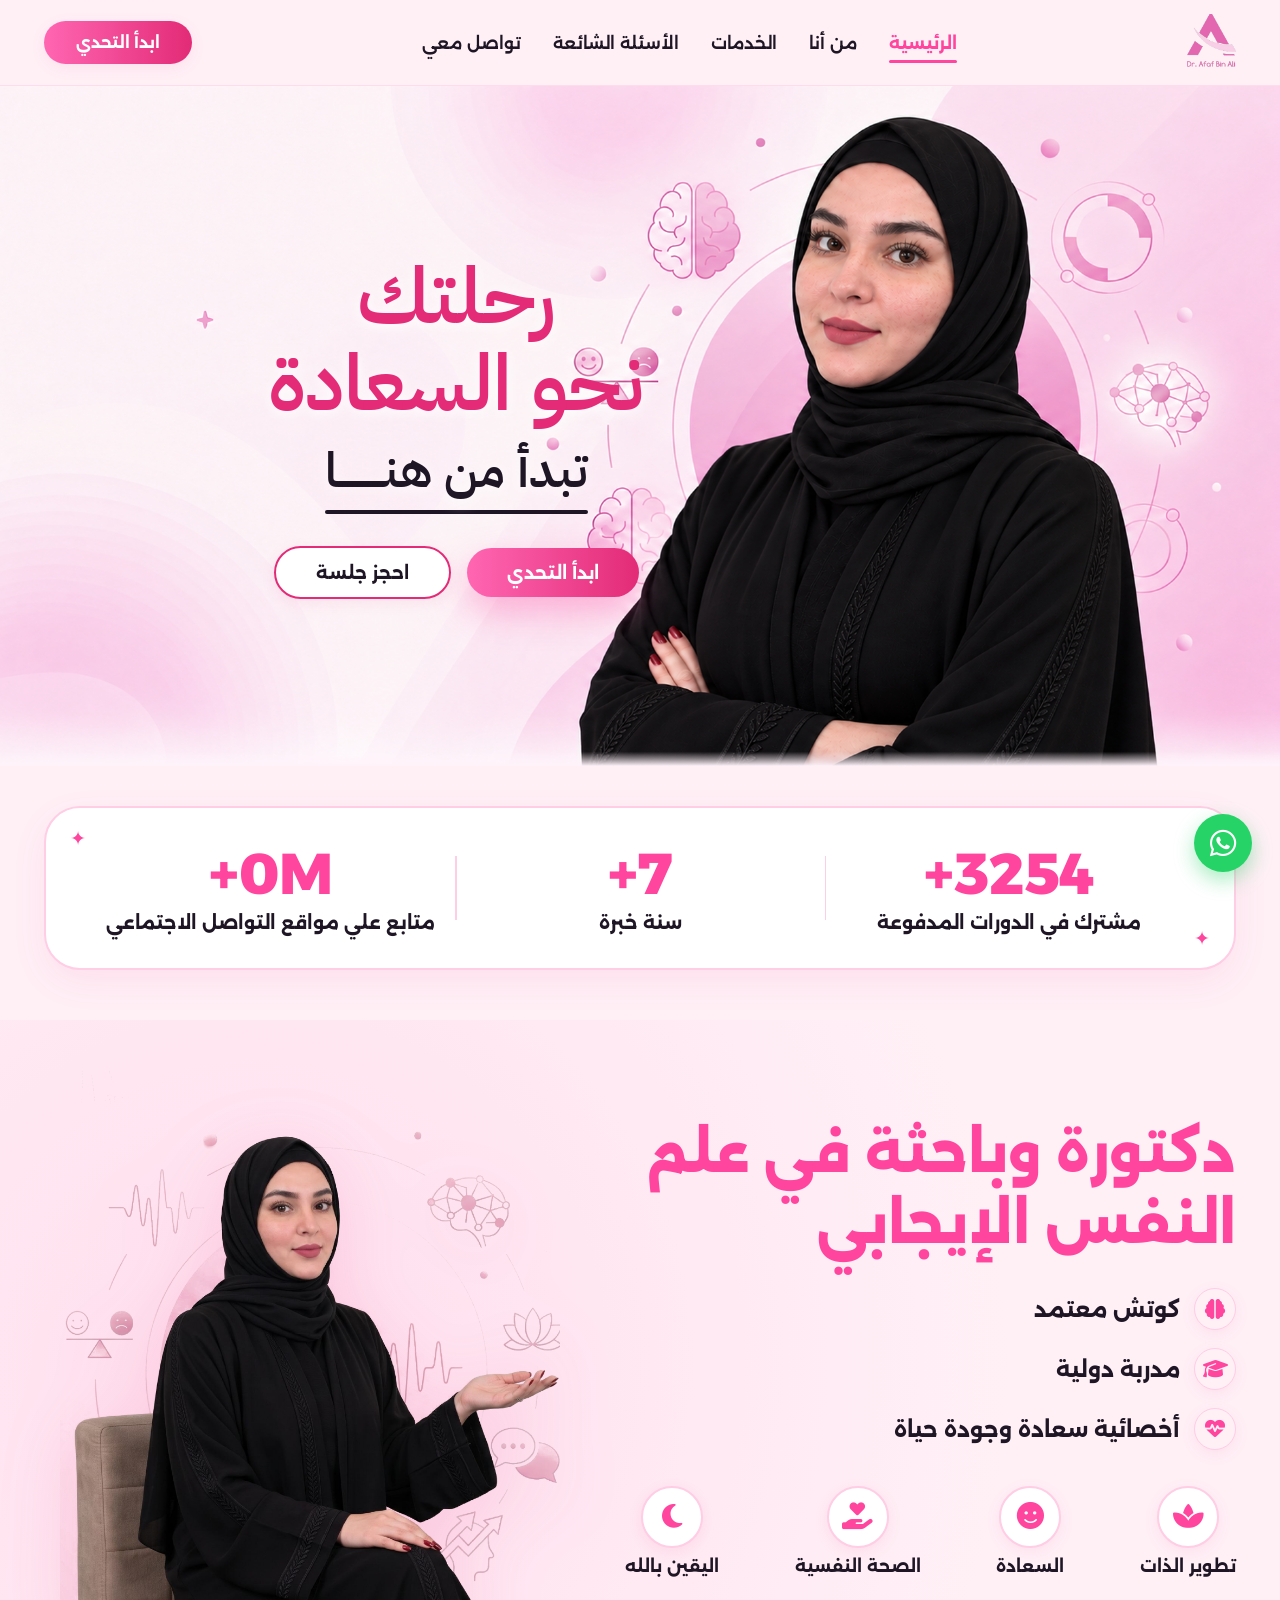
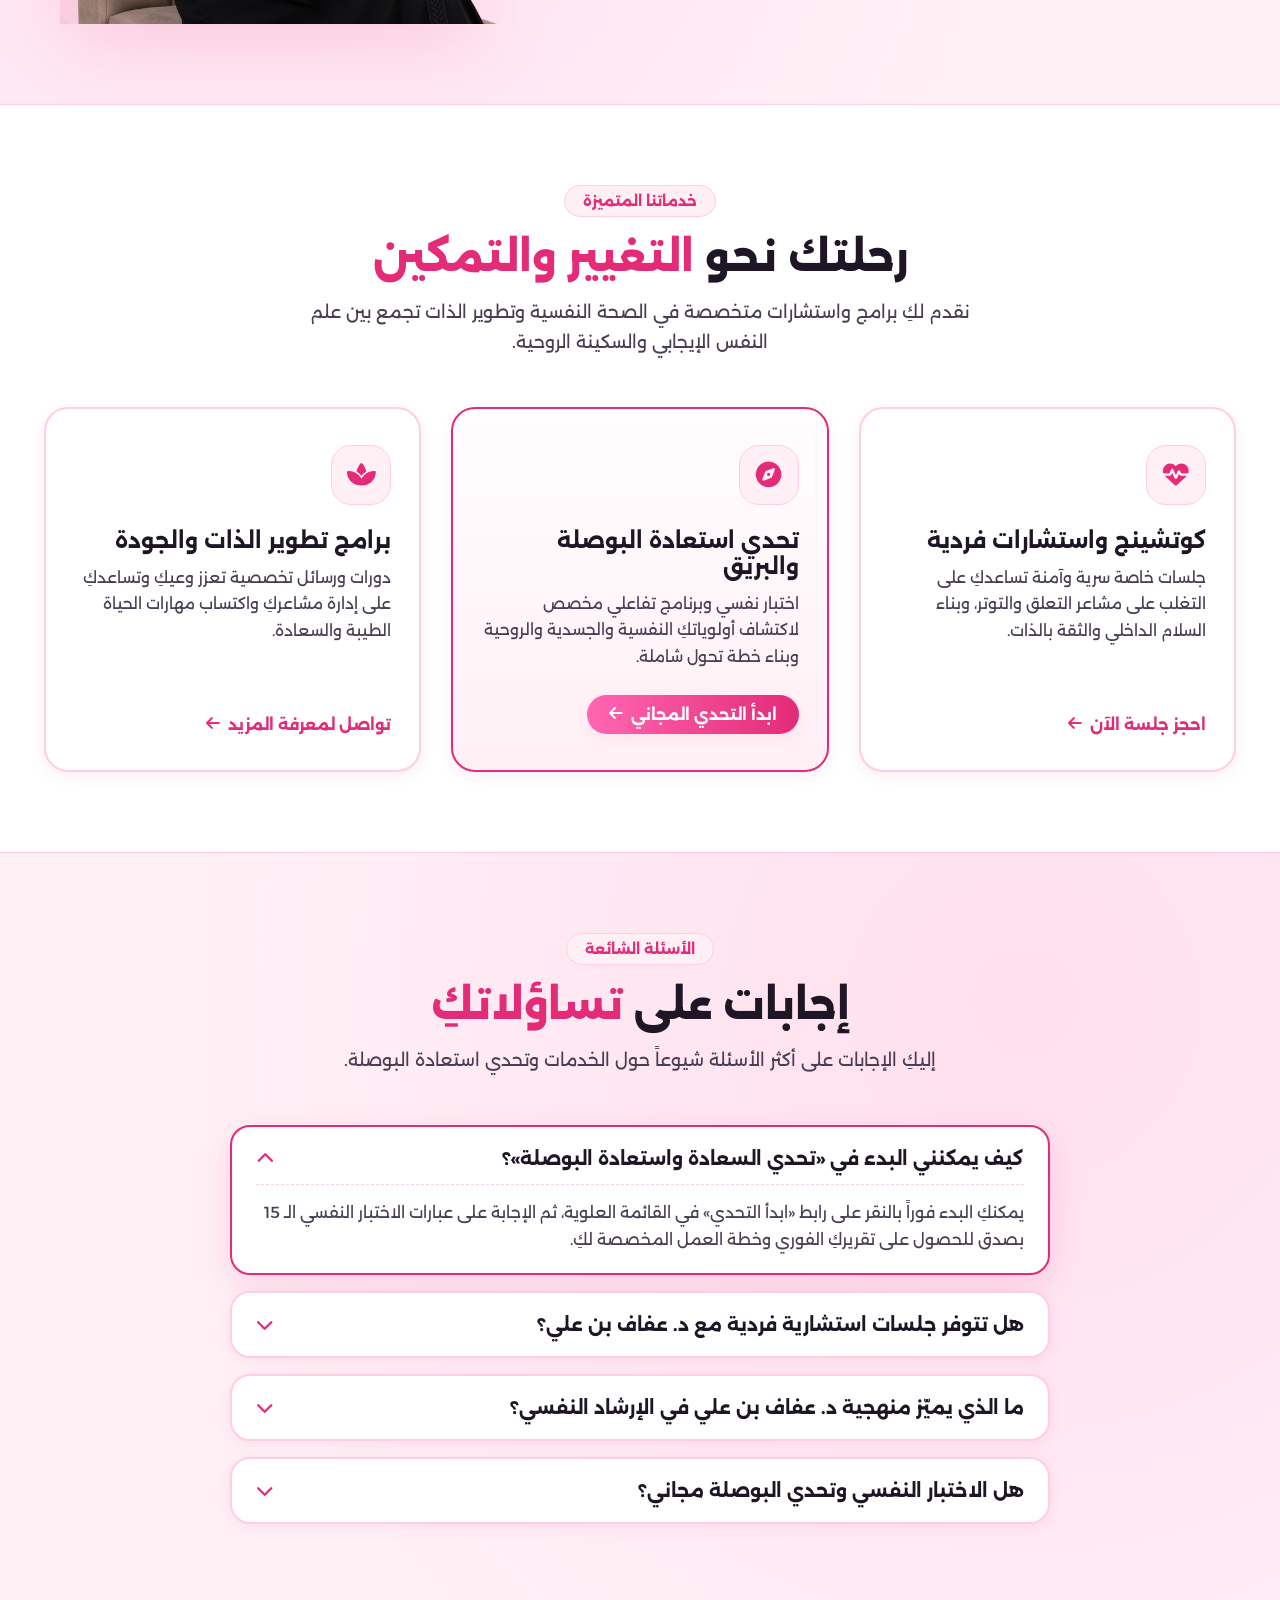
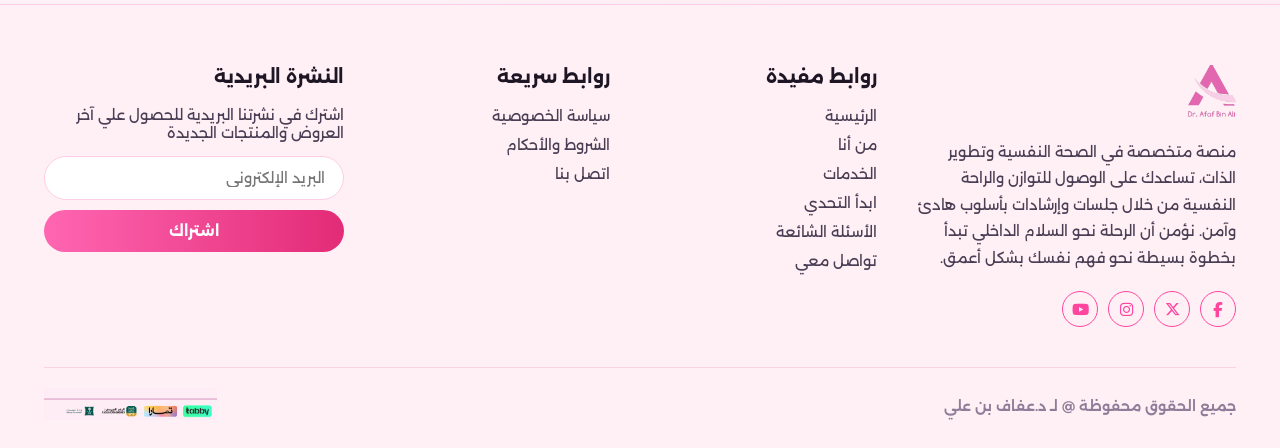
<file: index.html>
<!DOCTYPE html>
<html lang="ar" dir="rtl">
<head>
  <meta charset="UTF-8">
  <meta name="viewport" content="width=device-width, initial-scale=1.0">
  <title>د. عفاف بن علي | دكتورة وباحثة في علم النفس الإيجابي</title>
  
  <!-- SEO Meta Tags -->
  <meta name="description" content="منصة متخصصة في الصحة النفسية وتطوير الذات، تساعدك على الوصول للتوازن والراحة النفسية مع د. عفاف بن علي.">
  <meta name="keywords" content="عفاف بن علي, علم النفس الإيجابي, تطوير الذات, كوتش معتمد, الصحة النفسية, رحلتك نحو السعادة">
  <meta name="author" content="د. عفاف بن علي">
  
  <!-- Google Fonts: IBM Plex Sans Arabic + Alexandria + Cairo -->
  <link rel="preconnect" href="https://fonts.googleapis.com">
  <link rel="preconnect" href="https://fonts.gstatic.com" crossorigin>
  <link href="https://fonts.googleapis.com/css2?family=IBM+Plex+Sans+Arabic:wght@400;500;600;700&family=Alexandria:wght@400;600;700;800&family=Cairo:wght@400;600;700;800&display=swap" rel="stylesheet">
  
  <!-- Favicon -->
  <link rel="icon" type="image/png" href="assets/logo.png">
  
  <!-- FontAwesome Icons -->
  <link rel="stylesheet" href="https://cdnjs.cloudflare.com/ajax/libs/font-awesome/6.5.1/css/all.min.css">
  
  <!-- Core Stylesheet -->
  <link rel="stylesheet" href="index.css?v=4">
</head>
<body>

  <!-- ==================== SITE HEADER / NAVBAR ==================== -->
  <header class="site-header" id="header">
    <div class="container">
      <nav class="navbar">
        
        <!-- Logo -->
        <a href="#home" class="brand-logo" id="brandLogo">
          <img src="assets/logo.png" alt="د. عفاف بن علي - Dr. Afaf Ben Ali">
        </a>

        <!-- Navigation Links matching design -->
        <ul class="nav-menu" id="navMenu">
          <li><a href="#home" class="nav-link active">الرئيسية</a></li>
          <li><a href="about.html" class="nav-link">من أنا</a></li>
          <li><a href="#services" class="nav-link">الخدمات</a></li>
          <li><a href="#faq" class="nav-link">الأسئلة الشائعة</a></li>
          <li><a href="contact.html" class="nav-link">تواصل معي</a></li>
          <li class="mobile-only-link"><a href="challenge.html" class="nav-link">ابدأ التحدي</a></li>
        </ul>

        <!-- Header CTA Button -->
        <div class="nav-cta">
          <a href="challenge.html" class="btn-pink-pill" id="headerCtaBtn">ابدأ التحدي</a>
        </div>

        <!-- Mobile Toggle Button -->
        <button class="mobile-toggle" id="mobileToggle" aria-label="القائمة">
          <i class="fa-solid fa-bars"></i>
        </button>

      </nav>
    </div>
  </header>

  <!-- ==================== HERO SECTION ==================== -->
  <section class="hero-section" id="home">
    <div class="container hero-container">

      <!-- Mobile-only full width visual -->
      <div class="hero-mobile-visual">
        <img src="assets/images/hero_person_mobile_perfect.png" alt="د. عفاف بن علي" class="hero-mobile-img">
      </div>

      <!-- Text & Buttons Positioned on the LEFT (like Figma & PDF design) -->
      <div class="hero-content">
        <h1 class="hero-title">
          <div class="hero-title-line pink-title">رحلتك</div>
          <div class="hero-title-line pink-title">نحو السعادة</div>
          <div class="hero-title-line dark-title">
            تبدأ من هنـــــــــا
            <span class="title-underline"></span>
          </div>
        </h1>

        <div class="hero-buttons">
          <!-- Button 1 (Right in RTL): Solid Pink -->
          <a href="challenge.html" class="btn-hero-fill" id="heroStartBtn">ابدأ التحدي</a>
          <!-- Button 2 (Left in RTL): Outline Pink -->
          <a href="#book" class="btn-hero-outline" id="heroBookBtn">احجز جلسة</a>
        </div>
      </div>

    </div>
  </section>

  <!-- ==================== STATS COUNTER BAR ==================== -->
  <section class="stats-section" id="stats">
    <div class="container">
      <div class="stats-card">
        
        <!-- Stat Item 1 -->
        <div class="stat-item">
          <div class="stat-number" data-target="7000">+7000</div>
          <div class="stat-label">مشترك في الدورات المدفوعة</div>
        </div>

        <!-- Stat Item 2 -->
        <div class="stat-item">
          <div class="stat-number" data-target="16">+16</div>
          <div class="stat-label">سنة خبرة</div>
        </div>

        <!-- Stat Item 3 -->
        <div class="stat-item">
          <div class="stat-number" data-target="1000000">+1M</div>
          <div class="stat-label">متابع علي مواقع التواصل الاجتماعي</div>
        </div>

      </div>
    </div>
  </section>

  <!-- ==================== ABOUT & CREDENTIALS SECTION ==================== -->
  <section class="about-section" id="about">
    <div class="container">
      <div class="about-grid">
        
        <!-- Right Side (RTL): Title, Credentials & 4 Topic Badges -->
        <div class="about-content">
          <h2 class="about-title">
            دكتورة وباحثة
            <span class="pink-text">في علم النفس الإيجابي</span>
          </h2>

          <!-- Credentials List -->
          <ul class="credentials-list">
            <li class="credential-item">
              <span class="credential-icon"><i class="fa-solid fa-brain"></i></span>
              <span>كوتش معتمد</span>
            </li>
            <li class="credential-item">
              <span class="credential-icon"><i class="fa-solid fa-graduation-cap"></i></span>
              <span>مدربة دولية</span>
            </li>
            <li class="credential-item">
              <span class="credential-icon"><i class="fa-solid fa-heart-pulse"></i></span>
              <span>أخصائية سعادة وجودة حياة</span>
            </li>
          </ul>

          <!-- Topic Pill Badges Row (4 Items) -->
          <div class="topics-row">
            <div class="topic-badge-item">
              <div class="topic-circle"><i class="fa-solid fa-spa"></i></div>
              <span class="topic-title">تطوير الذات</span>
            </div>

            <div class="topic-badge-item">
              <div class="topic-circle"><i class="fa-solid fa-face-smile"></i></div>
              <span class="topic-title">السعادة</span>
            </div>

            <div class="topic-badge-item">
              <div class="topic-circle"><i class="fa-solid fa-hand-holding-heart"></i></div>
              <span class="topic-title">الصحة النفسية</span>
            </div>

            <div class="topic-badge-item">
              <div class="topic-circle"><i class="fa-solid fa-moon"></i></div>
              <span class="topic-title">اليقين بالله</span>
            </div>
          </div>

        </div>

        <!-- Left Side (RTL): Sitting Person Photo on Armchair -->
        <div class="about-visual">
          <img src="assets/images/about_person.png" alt="دكتورة وباحثة في علم النفس الإيجابي" class="about-person-img" id="aboutPersonImg">
        </div>

      </div>
    </div>
  </section>

  <!-- ==================== SERVICES SECTION ==================== -->
  <section class="services-section" id="services">
    <div class="container">
      <div class="section-header text-center">
        <span class="section-subtitle-badge">خدماتنا المتميزة</span>
        <h2 class="section-title">رحلتك نحو <span class="pink-text">التغيير والتمكين</span></h2>
        <p class="section-description">
          نقدم لكِ برامج واستشارات متخصصة في الصحة النفسية وتطوير الذات تجمع بين علم النفس الإيجابي والسكينة الروحية.
        </p>
      </div>

      <div class="services-grid">
        <!-- Service Card 1 -->
        <div class="service-card">
          <div class="service-icon-wrap">
            <i class="fa-solid fa-heart-pulse"></i>
          </div>
          <h3 class="service-card-title">كوتشينج واستشارات فردية</h3>
          <p class="service-card-desc">
            جلسات خاصة سرية وآمنة تساعدكِ على التغلب على مشاعر التعلق والتوتر، وبناء السلام الداخلي والثقة بالذات.
          </p>
          <a href="#contact" class="service-link">احجز جلسة الآن <i class="fa-solid fa-arrow-left"></i></a>
        </div>

        <!-- Service Card 2 -->
        <div class="service-card feature-card">
          <div class="service-icon-wrap">
            <i class="fa-solid fa-compass"></i>
          </div>
          <h3 class="service-card-title">تحدي استعادة البوصلة والبريق</h3>
          <p class="service-card-desc">
            اختبار نفسي وبرنامج تفاعلي مخصص لاكتشاف أولوياتكِ النفسية والجسدية والروحية وبناء خطة تحول شاملة.
          </p>
          <a href="challenge.html" class="service-link btn-service-pink">ابدأ التحدي المجاني <i class="fa-solid fa-arrow-left"></i></a>
        </div>

        <!-- Service Card 3 -->
        <div class="service-card">
          <div class="service-icon-wrap">
            <i class="fa-solid fa-spa"></i>
          </div>
          <h3 class="service-card-title">برامج تطوير الذات والجودة</h3>
          <p class="service-card-desc">
            دورات ورسائل تخصصية تعزز وعيكِ وتساعدكِ على إدارة مشاعركِ واكتساب مهارات الحياة الطيبة والسعادة.
          </p>
          <a href="#contact" class="service-link">تواصل لمعرفة المزيد <i class="fa-solid fa-arrow-left"></i></a>
        </div>
      </div>
    </div>
  </section>

  <!-- ==================== FAQ SECTION ==================== -->
  <section class="faq-section" id="faq">
    <div class="container">
      <div class="section-header text-center">
        <span class="section-subtitle-badge">الأسئلة الشائعة</span>
        <h2 class="section-title">إجابات على <span class="pink-text">تساؤلاتكِ</span></h2>
        <p class="section-description">
          إليكِ الإجابات على أكثر الأسئلة شيوعاً حول الخدمات وتحدي استعادة البوصلة.
        </p>
      </div>

      <div class="faq-container">
        <!-- FAQ 1 -->
        <details class="faq-item" open>
          <summary class="faq-question">
            <span>كيف يمكنني البدء في «تحدي السعادة واستعادة البوصلة»؟</span>
            <i class="fa-solid fa-chevron-down faq-icon"></i>
          </summary>
          <div class="faq-answer">
            <p>يمكنكِ البدء فوراً بالنقر على رابط «ابدأ التحدي» في القائمة العلوية، ثم الإجابة على عبارات الاختبار النفسي الـ 15 بصدق للحصول على تقريركِ الفوري وخطة العمل المخصصة لكِ.</p>
          </div>
        </details>

        <!-- FAQ 2 -->
        <details class="faq-item">
          <summary class="faq-question">
            <span>هل تتوفر جلسات استشارية فردية مع د. عفاف بن علي؟</span>
            <i class="fa-solid fa-chevron-down faq-icon"></i>
          </summary>
          <div class="faq-answer">
            <p>نعم، تتوفر جلسات كوتشينج وإرشاد نفسي أونلاين في بيئة آمنة وداعمة لمساعدتكِ على تجاوز التحديات واستعادة التوازن النفسي والروحي.</p>
          </div>
        </details>

        <!-- FAQ 3 -->
        <details class="faq-item">
          <summary class="faq-question">
            <span>ما الذي يميّز منهجية د. عفاف بن علي في الإرشاد النفسي؟</span>
            <i class="fa-solid fa-chevron-down faq-icon"></i>
          </summary>
          <div class="faq-answer">
            <p>ترتكز المنهجية على الدمج الفريد بين علم النفس الإيجابي، والعلوم الإكلينيكية، والتغذية العلاجية، وتدبر القرآن الكريم لبناء سند حقيقي وسكينة داخلية دائمين.</p>
          </div>
        </details>

        <!-- FAQ 4 -->
        <details class="faq-item">
          <summary class="faq-question">
            <span>هل الاختبار النفسي وتحدي البوصلة مجاني؟</span>
            <i class="fa-solid fa-chevron-down faq-icon"></i>
          </summary>
          <div class="faq-answer">
            <p>نعم، الاختبار النفسي وتحدي استعادة البوصلة مجاني بالكامل كمبادرة لمساعدتكِ على فهم احتياجاتكِ النفسية وتوجيه خطواتكِ الأولى نحو السعادة.</p>
          </div>
        </details>
      </div>
    </div>
  </section>

  <!-- ==================== FOOTER SECTION ==================== -->
  <footer class="site-footer" id="contact">
    <div class="container">
      <div class="footer-grid">
        
        <!-- Col 1: Brand & Bio -->
        <div class="footer-brand">
          <img src="assets/logo.png" alt="د. عفاف بن علي" class="footer-logo">
          <p class="footer-desc">
            منصة متخصصة في الصحة النفسية وتطوير الذات، تساعدك على الوصول للتوازن والراحة النفسية من خلال جلسات وإرشادات بأسلوب هادئ وآمن. نؤمن أن الرحلة نحو السلام الداخلي تبدأ بخطوة بسيطة نحو فهم نفسك بشكل أعمق.
          </p>

          <!-- Social Links -->
          <div class="social-links">
            <a href="#" class="social-link" aria-label="Facebook"><i class="fa-brands fa-facebook-f"></i></a>
            <a href="#" class="social-link" aria-label="Twitter"><i class="fa-brands fa-x-twitter"></i></a>
            <a href="#" class="social-link" aria-label="Instagram"><i class="fa-brands fa-instagram"></i></a>
            <a href="#" class="social-link" aria-label="YouTube"><i class="fa-brands fa-youtube"></i></a>
          </div>
        </div>

        <!-- Col 2: Useful Links -->
        <div class="footer-column">
          <h3 class="footer-heading">روابط مفيدة</h3>
          <ul class="footer-menu">
            <li><a href="#home">الرئيسية</a></li>
            <li><a href="about.html">من أنا</a></li>
            <li><a href="#services">الخدمات</a></li>
            <li><a href="challenge.html">ابدأ التحدي</a></li>
            <li><a href="#faq">الأسئلة الشائعة</a></li>
            <li><a href="#contact">تواصل معي</a></li>
          </ul>
        </div>

        <!-- Col 3: Quick Links -->
        <div class="footer-column">
          <h3 class="footer-heading">روابط سريعة</h3>
          <ul class="footer-menu">
            <li><a href="#privacy">سياسة الخصوصية</a></li>
            <li><a href="#terms">الشروط والأحكام</a></li>
            <li><a href="#contact">اتصل بنا</a></li>
          </ul>
        </div>

        <!-- Col 4: Newsletter Box -->
        <div class="footer-column">
          <h3 class="footer-heading">النشرة البريدية</h3>
          <p class="newsletter-text">
            اشترك في نشرتنا البريدية للحصول علي آخر العروض والمنتجات الجديدة
          </p>
          
          <form class="newsletter-form" id="newsletterForm">
            <input type="email" placeholder="البريد الإلكتروني" class="input-pill" required id="newsletterInput">
            <button type="submit" class="btn-sub" id="newsletterSubmitBtn">اشتراك</button>
          </form>
        </div>

      </div>

      <!-- Bottom Bar & Payment Badges -->
      <div class="footer-bottom">
        <div class="copyright">
          جميع الحقوق محفوظة @ لـ د.عفاف بن علي
        </div>

        <div class="payment-badges">
          <img src="assets/images/payment_badges.png" alt="وسائل الدفع: تابي، تمارا، مدى، السجل التجاري" class="payment-img">
        </div>
      </div>

    </div>
  </footer>

  <!-- ==================== FLOATING WHATSAPP BUTTON ==================== -->
  <a href="https://wa.me/" target="_blank" rel="noopener noreferrer" class="whatsapp-float" aria-label="تواصل عبر واتساب" id="whatsappBtn">
    <i class="fa-brands fa-whatsapp"></i>
  </a>

  <!-- Core Javascript -->
  <script src="app.js"></script>

</body>
</html>
</file>
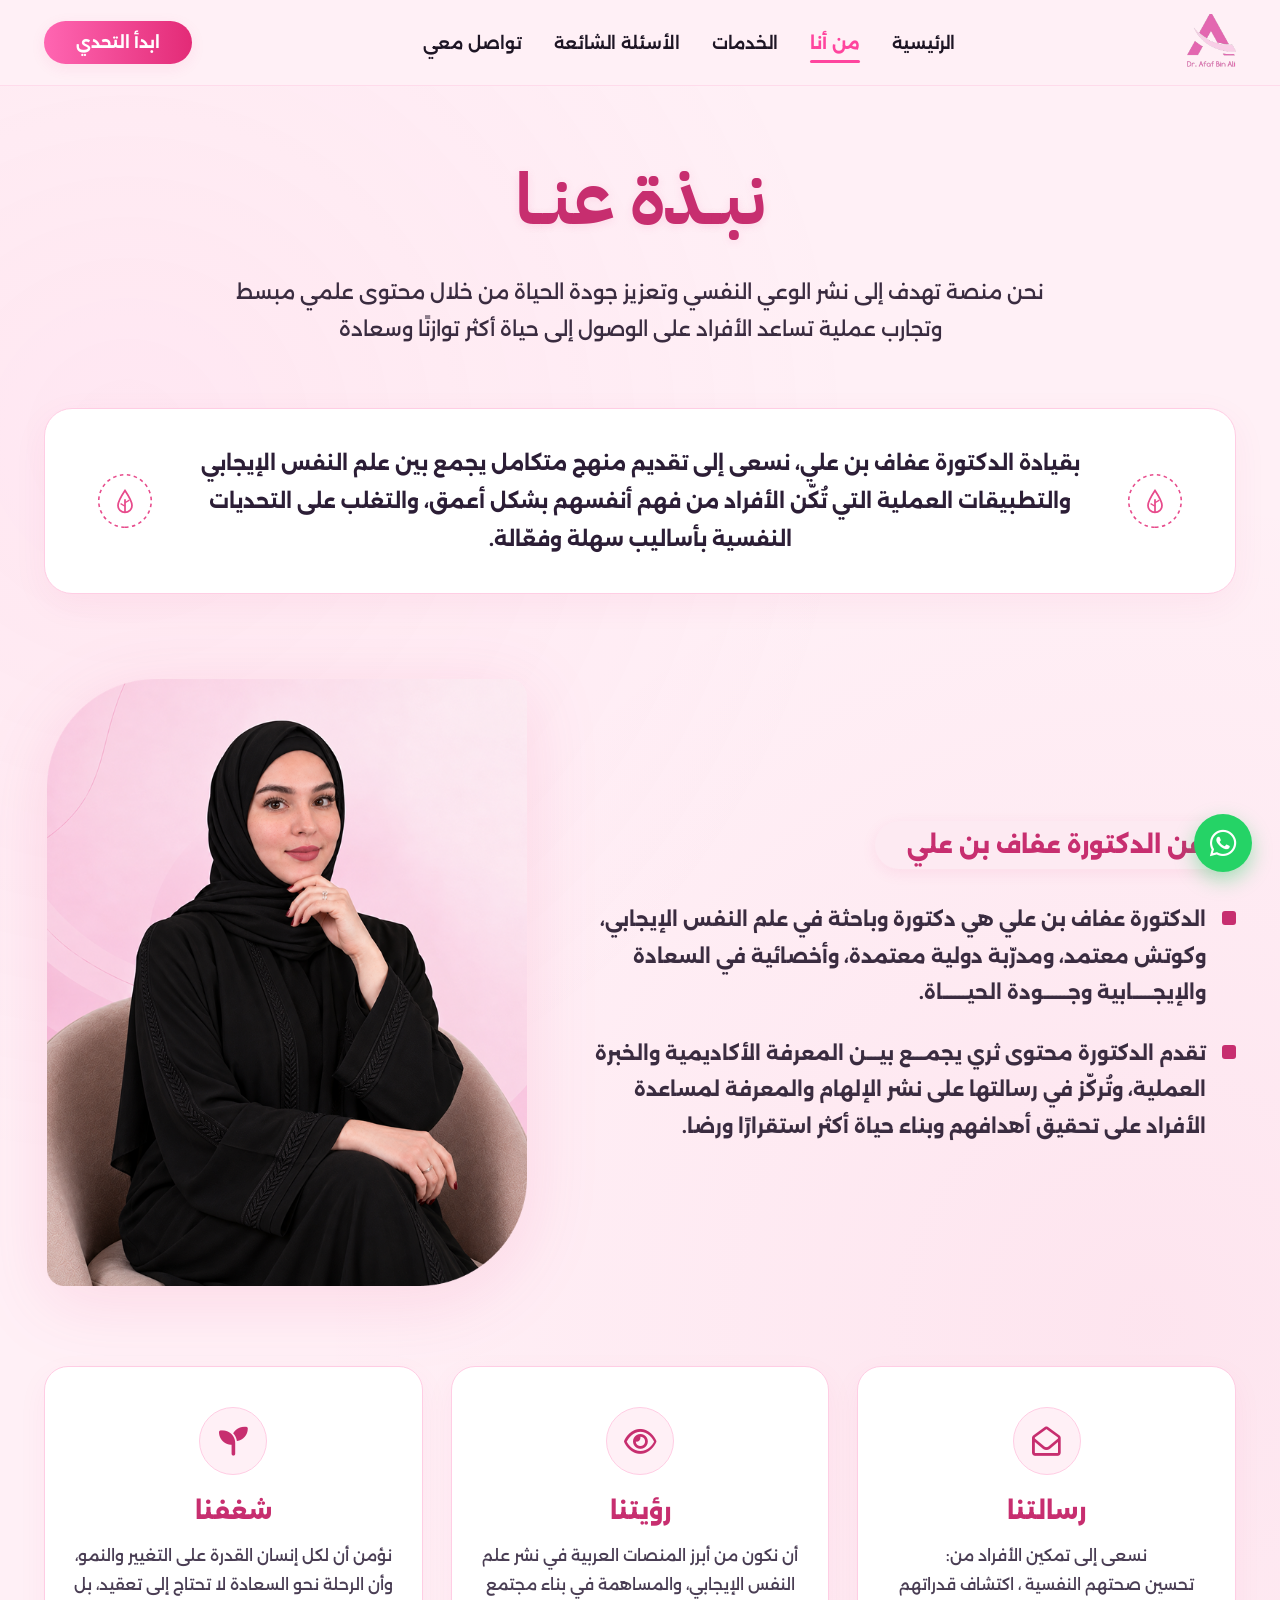
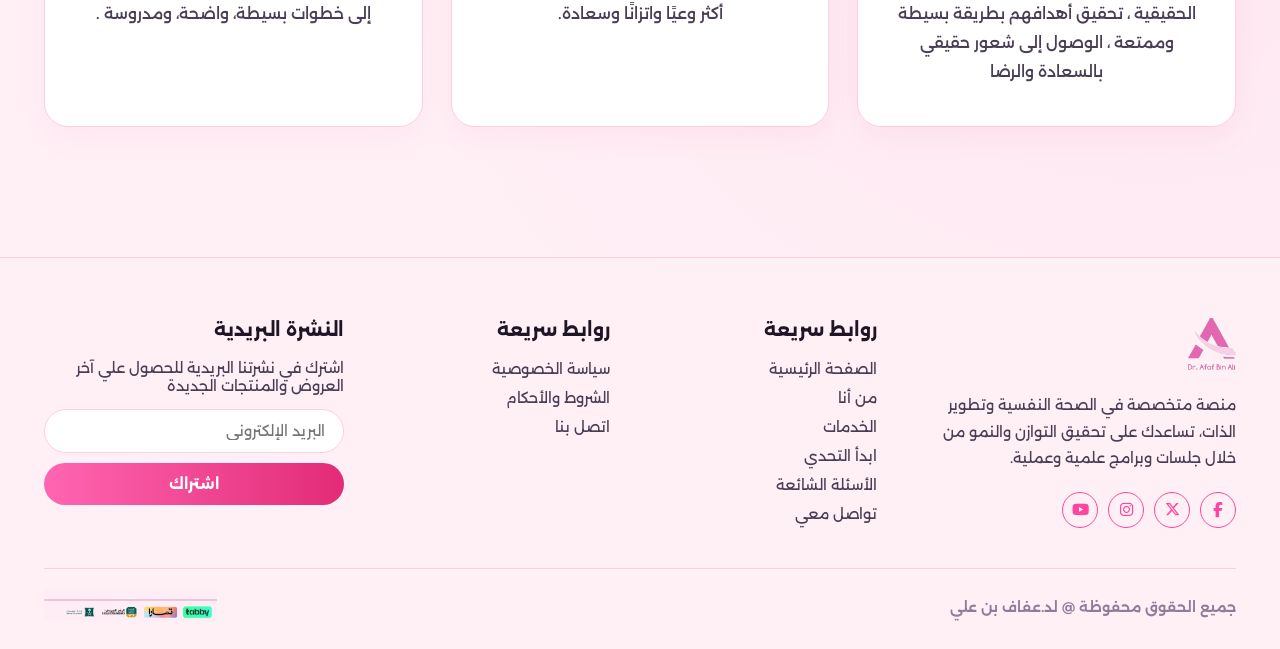
<file: about.html>
<!doctype html>
<html lang="ar" dir="rtl">
  <head>
    <meta charset="UTF-8" />
    <meta name="viewport" content="width=device-width, initial-scale=1.0" />
    <title>نبذة عنا | د. عفاف بن علي</title>

    <!-- SEO Meta Tags -->
    <meta
      name="description"
      content="نحن منصة تهدف إلى نشر الوعي النفسي وتعزيز جودة الحياة من خلال محتوى علمي مبسط وتجارب عملية تساعد الأفراد على الوصول إلى حياة أكثر توازنًا وسعادة."
    />
    <meta
      name="keywords"
      content="عفاف بن علي, عن عفاف بن علي, نبذة عنا, من أنا, علم النفس الإيجابي, جودة الحياة"
    />
    <meta name="author" content="د. عفاف بن علي" />

    <!-- Google Fonts: IBM Plex Sans Arabic + Alexandria + Cairo -->
    <link rel="preconnect" href="https://fonts.googleapis.com" />
    <link rel="preconnect" href="https://fonts.gstatic.com" crossorigin />
    <link
      href="https://fonts.googleapis.com/css2?family=IBM+Plex+Sans+Arabic:wght@400;500;600;700&family=Alexandria:wght@400;600;700;800&family=Cairo:wght@400;600;700;800&display=swap"
      rel="stylesheet"
    />

    <!-- Favicon -->
    <link rel="icon" type="image/png" href="assets/logo.png" />

    <!-- FontAwesome Icons -->
    <link
      rel="stylesheet"
      href="https://cdnjs.cloudflare.com/ajax/libs/font-awesome/6.5.1/css/all.min.css"
    />

    <!-- Core Stylesheet -->
    <link rel="stylesheet" href="index.css?v=5" />
  </head>
  <body>
    <!-- ==================== SITE HEADER / NAVBAR ==================== -->
    <header class="site-header" id="header">
      <div class="container">
        <nav class="navbar">
          <!-- Logo -->
          <a href="index.html" class="brand-logo" id="brandLogo">
            <img
              src="assets/logo.png"
              alt="د. عفاف بن علي - Dr. Afaf Ben Ali"
            />
          </a>

          <!-- Desktop Navigation Menu -->
          <ul class="nav-menu" id="navMenu">
            <li><a href="index.html#home" class="nav-link">الرئيسية</a></li>
            <li><a href="about.html" class="nav-link active">من أنا</a></li>
            <li><a href="index.html#services" class="nav-link">الخدمات</a></li>
            <li><a href="index.html#faq" class="nav-link">الأسئلة الشائعة</a></li>
            <li><a href="contact.html" class="nav-link">تواصل معي</a></li>
            <li class="mobile-only-link"><a href="challenge.html" class="btn-pink-pill nav-link">ابدأ التحدي</a></li>
          </ul>

          <!-- Header CTA Button -->
          <div class="nav-cta">
            <a href="challenge.html" class="btn-pink-pill" id="headerCtaBtn"
              >ابدأ التحدي</a
            >
          </div>

          <!-- Mobile Toggle Button -->
          <button class="mobile-toggle" id="mobileToggle" aria-label="القائمة">
            <i class="fa-solid fa-bars"></i>
          </button>
        </nav>
      </div>
    </header>

    <!-- ==================== MAIN CONTENT: ABOUT US PAGE ==================== -->
    <main class="about-page-main">
      <div class="container">
        <!-- 1. HERO SECTION -->
        <section class="about-hero-section">
          <h1 class="about-hero-title">نبــذة عنــا</h1>
          <p class="about-hero-subtitle">
            نحن منصة تهدف إلى نشر الوعي النفسي وتعزيز جودة الحياة من خلال محتوى
            علمي مبسط وتجارب عملية تساعد الأفراد على الوصول إلى حياة أكثر
            توازنًا وسعادة
          </p>
        </section>

        <!-- 2. INTEGRATIVE QUOTE BANNER BOX -->
        <section class="about-quote-section">
          <div class="about-quote-box">
            <!-- Right Line-Art Icon -->
            <div class="quote-decor-icon">
              <svg
                viewBox="0 0 80 80"
                fill="none"
                xmlns="http://www.w3.org/2000/svg"
              >
                <path
                  d="M40 70C56.5685 70 70 56.5685 70 40C70 23.4315 56.5685 10 40 10C23.4315 10 10 23.4315 10 40C10 56.5685 23.4315 70 40 70Z"
                  stroke="#E32B77"
                  stroke-width="1.8"
                  stroke-dasharray="4 4"
                />
                <path
                  d="M32 45C32 40 36 34 40 28C44 34 48 40 48 45C48 49.4183 44.4183 53 40 53C35.5817 53 32 49.4183 32 45Z"
                  stroke="#E32B77"
                  stroke-width="2"
                />
                <path d="M40 53V38" stroke="#E32B77" stroke-width="2" />
                <path d="M40 42L45 39" stroke="#E32B77" stroke-width="1.5" />
                <path d="M40 46L35 43" stroke="#E32B77" stroke-width="1.5" />
              </svg>
            </div>

            <!-- Main Banner Text -->
            <p class="quote-text-content">
              بقيادة الدكتورة عفاف بن علي، نسعى إلى تقديم منهج متكامل يجمع بين
              علم النفس الإيجابي والتطبيقات العملية التي تُكّن الأفراد من فهم
              أنفسهم بشكل أعمق، والتغلب على التحديات النفسية بأساليب سهلة
              وفعّالة.
            </p>

            <!-- Left Line-Art Icon -->
            <div class="quote-decor-icon">
              <svg
                viewBox="0 0 80 80"
                fill="none"
                xmlns="http://www.w3.org/2000/svg"
              >
                <path
                  d="M40 70C56.5685 70 70 56.5685 70 40C70 23.4315 56.5685 10 40 10C23.4315 10 10 23.4315 10 40C10 56.5685 23.4315 70 40 70Z"
                  stroke="#E32B77"
                  stroke-width="1.8"
                  stroke-dasharray="4 4"
                />
                <path
                  d="M32 45C32 40 36 34 40 28C44 34 48 40 48 45C48 49.4183 44.4183 53 40 53C35.5817 53 32 49.4183 32 45Z"
                  stroke="#E32B77"
                  stroke-width="2"
                />
                <path d="M40 53V38" stroke="#E32B77" stroke-width="2" />
                <path d="M40 42L45 39" stroke="#E32B77" stroke-width="1.5" />
                <path d="M40 46L35 43" stroke="#E32B77" stroke-width="1.5" />
              </svg>
            </div>
          </div>
        </section>

        <!-- 3. ABOUT DR. AFAF BEN ALI SECTION -->
        <section class="about-bio-section">
          <div class="about-bio-grid">
            <!-- Right Side (RTL): Content & Bullets -->
            <div class="about-bio-content">
              <span class="bio-title-badge">عن الدكتورة عفاف بن علي</span>

              <ul class="bio-bullets-list">
                <li class="bio-bullet-item">
                  <span class="bio-bullet-square"></span>
                  <p class="bio-bullet-text">
                    الدكتورة عفاف بن علي هي دكتورة وباحثة في علم النفس الإيجابي،
                    وكوتش معتمد، ومدرّبة دولية معتمدة، وأخصائية في السعادة
                    والإيجـــــابية وجــــــودة الحيــــــاة.
                  </p>
                </li>

                <li class="bio-bullet-item">
                  <span class="bio-bullet-square"></span>
                  <p class="bio-bullet-text">
                    تقدم الدكتورة محتوى ثري يجمـــع بيـــن المعرفة الأكاديمية
                    والخبرة العملية، وتُركّز في رسالتها على نشر الإلهام والمعرفة
                    لمساعدة الأفراد على تحقيق أهدافهم وبناء حياة أكثر استقرارًا
                    ورضا.
                  </p>
                </li>
              </ul>
            </div>

            <!-- Left Side (RTL): Seated Photo -->
            <div class="about-bio-visual">
              <img
                src="assets/images/about_person_new.png"
                alt="الدكتورة عفاف بن علي"
                class="bio-person-img"
              />
            </div>
          </div>
        </section>

        <!-- 4. THREE VALUE CARDS (MISSION, VISION, PASSION) -->
        <section class="about-values-section">
          <div class="about-values-grid">
            <!-- Card 1: Mission (رسالتنا) -->
            <div class="value-card">
              <div class="value-icon-circle">
                <i class="fa-regular fa-envelope-open"></i>
              </div>
              <h3 class="value-card-title">رسالتنا</h3>
              <p class="value-card-desc">
                نسعى إلى تمكين الأفراد من:<br />
                تحسين صحتهم النفسية ، اكتشاف قدراتهم الحقيقية ، تحقيق أهدافهم
                بطريقة بسيطة وممتعة ، الوصول إلى شعور حقيقي بالسعادة والرضا
              </p>
            </div>

            <!-- Card 2: Vision (رؤيتنا) -->
            <div class="value-card">
              <div class="value-icon-circle">
                <i class="fa-regular fa-eye"></i>
              </div>
              <h3 class="value-card-title">رؤيتنا</h3>
              <p class="value-card-desc">
                أن نكون من أبرز المنصات العربية في نشر علم النفس الإيجابي،
                والمساهمة في بناء مجتمع أكثر وعيًا واتزانًا وسعادة.
              </p>
            </div>

            <!-- Card 3: Passion (شغفنا) -->
            <div class="value-card">
              <div class="value-icon-circle">
                <i class="fa-solid fa-seedling"></i>
              </div>
              <h3 class="value-card-title">شغفنا</h3>
              <p class="value-card-desc">
                نؤمن أن لكل إنسان القدرة على التغيير والنمو، وأن الرحلة نحو
                السعادة لا تحتاج إلى تعقيد، بل إلى خطوات بسيطة، واضحة، ومدروسة .
              </p>
            </div>
          </div>
        </section>
      </div>
    </main>

    <!-- ==================== FOOTER SECTION ==================== -->
    <footer class="site-footer" id="contact">
      <div class="container">
        <div class="footer-grid">
          <!-- Col 1: Brand & Bio -->
          <div class="footer-brand">
            <img
              src="assets/logo.png"
              alt="د. عفاف بن علي"
              class="footer-logo"
            />
            <p class="footer-desc">
              منصة متخصصة في الصحة النفسية وتطوير الذات، تساعدك على تحقيق
              التوازن والنمو من خلال جلسات وبرامج علمية وعملية.
            </p>

            <!-- Social Links -->
            <div class="social-links">
              <a href="#" class="social-link" aria-label="Facebook"
                ><i class="fa-brands fa-facebook-f"></i
              ></a>
              <a href="#" class="social-link" aria-label="Twitter"
                ><i class="fa-brands fa-x-twitter"></i
              ></a>
              <a href="#" class="social-link" aria-label="Instagram"
                ><i class="fa-brands fa-instagram"></i
              ></a>
              <a href="#" class="social-link" aria-label="YouTube"
                ><i class="fa-brands fa-youtube"></i
              ></a>
            </div>
          </div>

          <!-- Col 2: Useful Links -->
          <div class="footer-column">
            <h3 class="footer-heading">روابط سريعة</h3>
            <ul class="footer-menu">
              <li><a href="index.html#home">الصفحة الرئيسية</a></li>
              <li><a href="about.html">من أنا</a></li>
              <li><a href="index.html#services">الخدمات</a></li>
              <li><a href="challenge.html">ابدأ التحدي</a></li>
              <li><a href="index.html#faq">الأسئلة الشائعة</a></li>
              <li><a href="index.html#contact">تواصل معي</a></li>
            </ul>
          </div>

          <!-- Col 3: Quick Links -->
          <div class="footer-column">
            <h3 class="footer-heading">روابط سريعة</h3>
            <ul class="footer-menu">
              <li><a href="#privacy">سياسة الخصوصية</a></li>
              <li><a href="#terms">الشروط والأحكام</a></li>
              <li><a href="#contact">اتصل بنا</a></li>
            </ul>
          </div>

          <!-- Col 4: Newsletter Box -->
          <div class="footer-column">
            <h3 class="footer-heading">النشرة البريدية</h3>
            <p class="newsletter-text">
              اشترك في نشرتنا البريدية للحصول علي آخر العروض والمنتجات الجديدة
            </p>

            <form class="newsletter-form" id="newsletterForm">
              <input
                type="email"
                placeholder="البريد الإلكتروني"
                class="input-pill"
                required
                id="newsletterInput"
              />
              <button type="submit" class="btn-sub" id="newsletterSubmitBtn">
                اشتراك
              </button>
            </form>
          </div>
        </div>

        <!-- Bottom Bar & Payment Badges -->
        <div class="footer-bottom">
          <div class="copyright">جميع الحقوق محفوظة @ لد.عفاف بن علي</div>

          <div class="payment-badges">
            <img
              src="assets/images/payment_badges.png"
              alt="وسائل الدفع: تابي، تمارا، مدى، السجل التجاري"
              class="payment-img"
            />
          </div>
        </div>
      </div>
    </footer>

    <!-- ==================== FLOATING WHATSAPP BUTTON ==================== -->
    <a
      href="https://wa.me/"
      target="_blank"
      rel="noopener noreferrer"
      class="whatsapp-float"
      aria-label="تواصل عبر واتساب"
      id="whatsappBtn"
    >
      <i class="fa-brands fa-whatsapp"></i>
    </a>

    <!-- Core Javascript -->
    <script src="app.js"></script>
  </body>
</html>
</file>
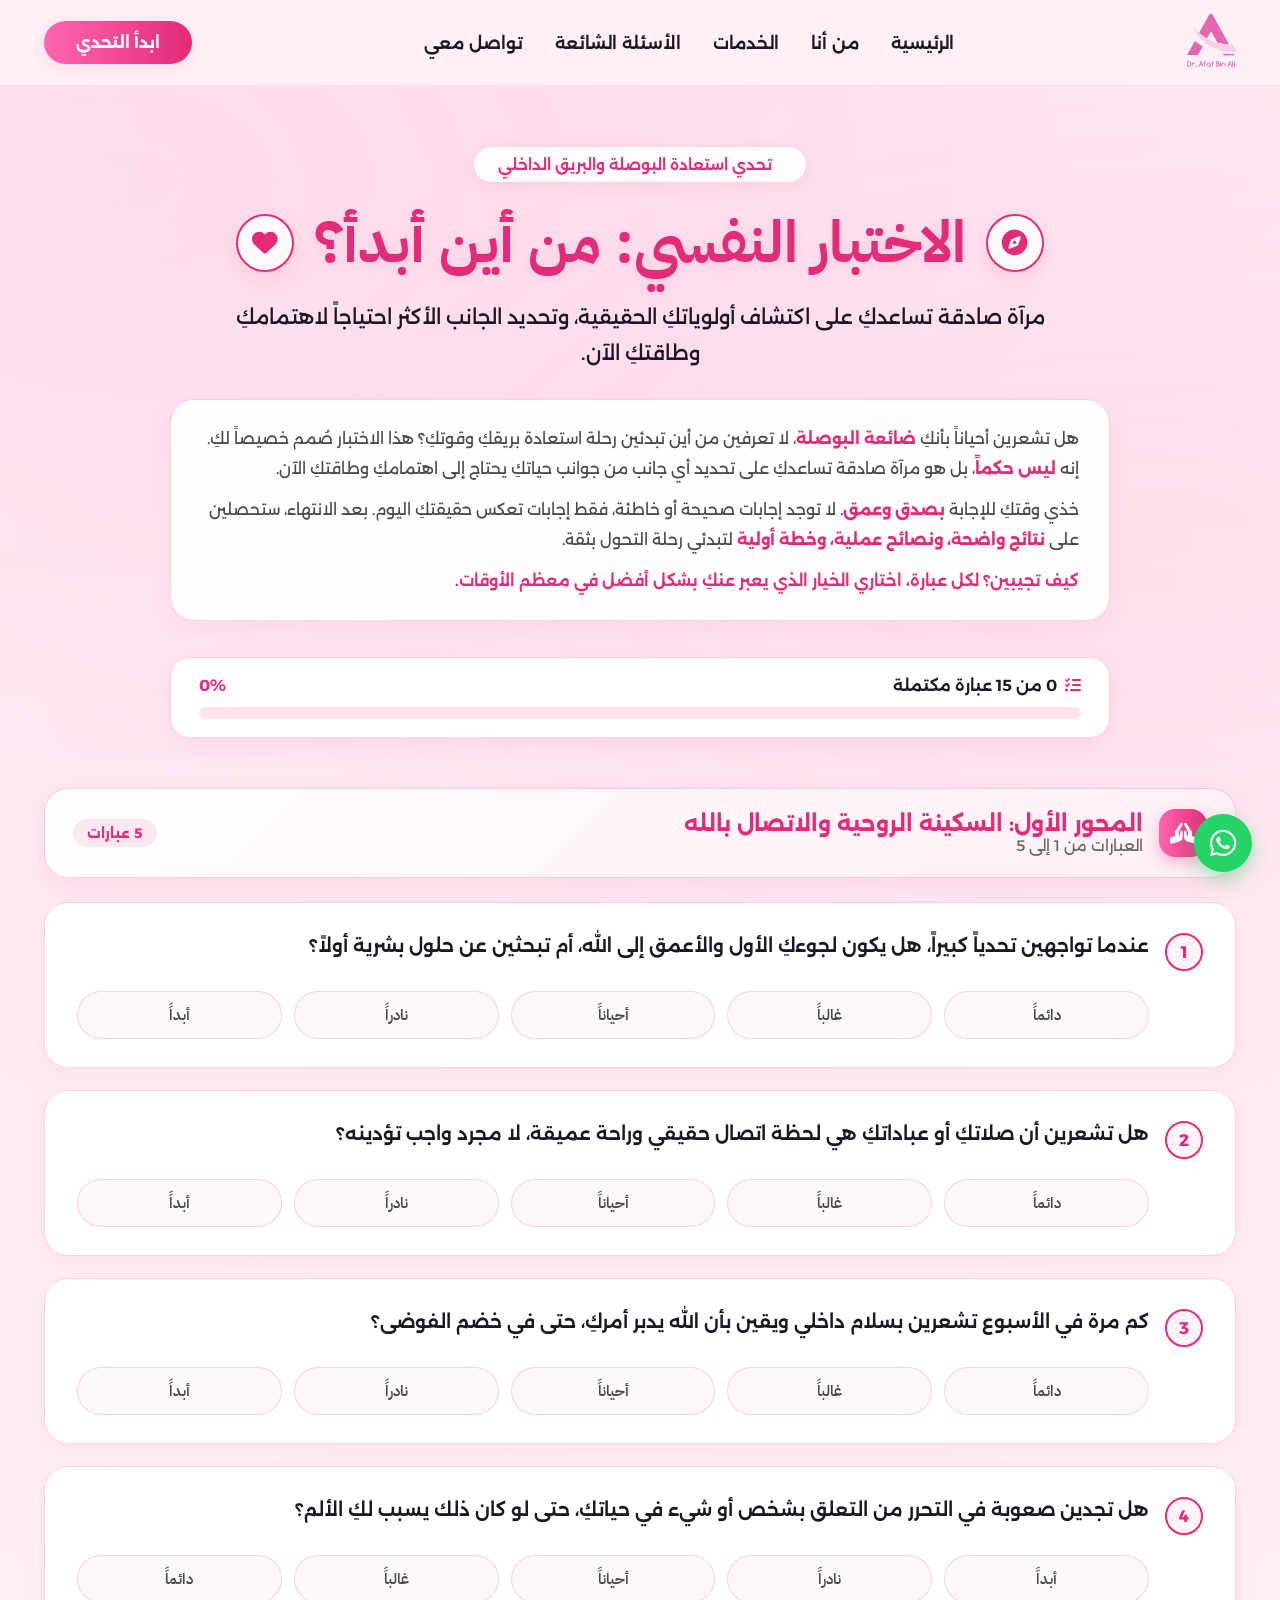
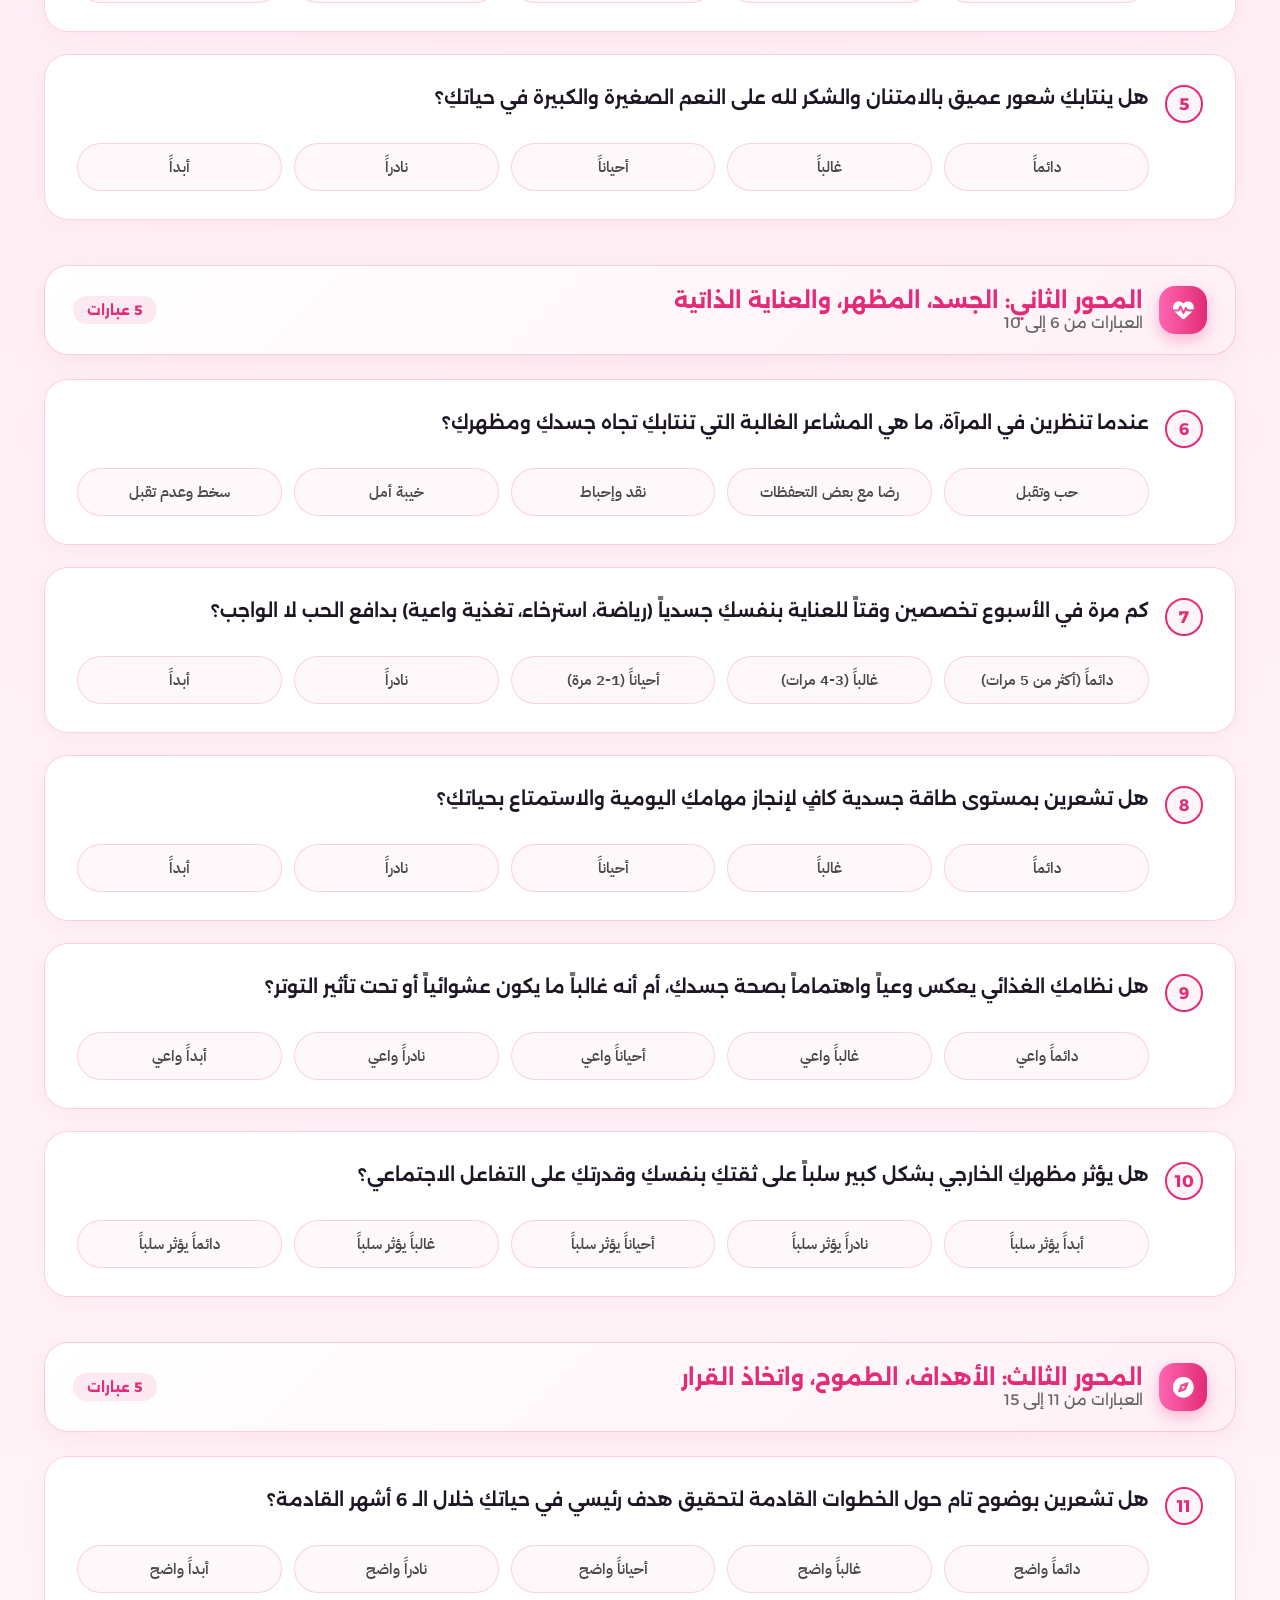
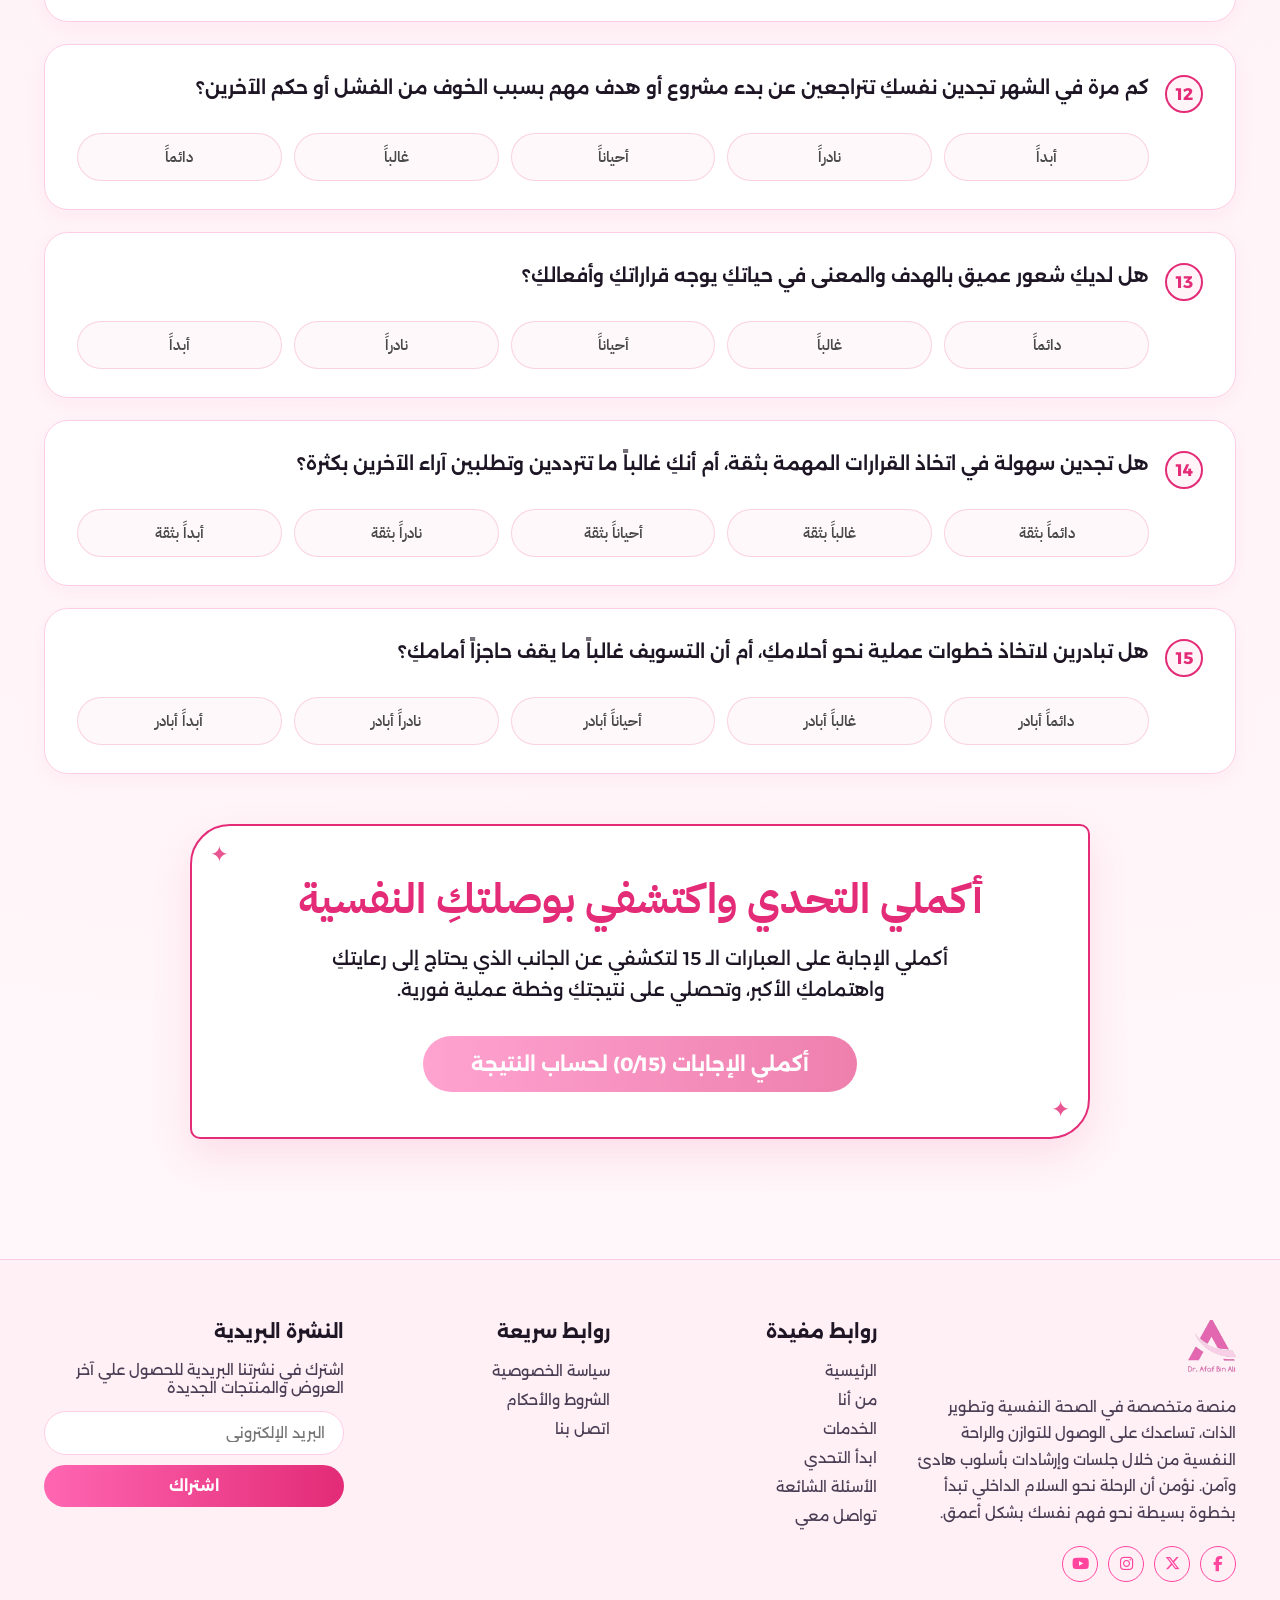
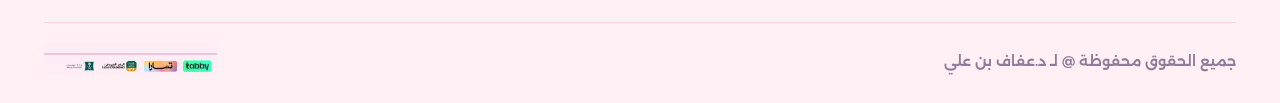
<file: challenge.html>
<!DOCTYPE html>
<html lang="ar" dir="rtl">
<head>
  <meta charset="UTF-8">
  <meta name="viewport" content="width=device-width, initial-scale=1.0">
  <title>الاختبار النفسي: من أين أبدأ؟ | د. عفاف بن علي</title>
  <meta name="description" content="الاختبار النفسي: مرآة صادقة تساعدكِ على اكتشاف أولوياتكِ وتحديد أي جانب من جوانب حياتكِ يحتاج إلى اهتمامكِ الآن لتبدئي رحلة استعادة بريقكِ وقوتكِ.">

  <!-- Google Fonts: IBM Plex Sans Arabic + Cairo -->
  <link rel="preconnect" href="https://fonts.googleapis.com">
  <link rel="preconnect" href="https://fonts.gstatic.com" crossorigin>
  <link href="https://fonts.googleapis.com/css2?family=Cairo:wght@400;600;700;800;900&family=IBM+Plex+Sans+Arabic:wght@400;500;600;700&display=swap" rel="stylesheet">

  <!-- Font Awesome 6 -->
  <link rel="stylesheet" href="https://cdnjs.cloudflare.com/ajax/libs/font-awesome/6.5.1/css/all.min.css">

  <!-- Main Website Styles & Challenge Specific Styles -->
  <link rel="stylesheet" href="index.css">
  <link rel="stylesheet" href="challenge.css">
</head>
<body class="challenge-body">

  <!-- ==================== HEADER / NAVBAR ==================== -->
  <header class="site-header" id="header">
    <div class="container">
      <nav class="navbar">
        
        <!-- Logo -->
        <a href="index.html" class="brand-logo" id="brandLogo">
          <img src="assets/logo.png" alt="د. عفاف بن علي - Dr. Afaf Ben Ali">
        </a>

        <!-- Desktop Navigation Menu -->
        <ul class="nav-menu" id="navMenu">
          <li><a href="index.html#home" class="nav-link">الرئيسية</a></li>
          <li><a href="about.html" class="nav-link">من أنا</a></li>
          <li><a href="index.html#services" class="nav-link">الخدمات</a></li>
          <li><a href="index.html#faq" class="nav-link">الأسئلة الشائعة</a></li>
          <li><a href="contact.html" class="nav-link">تواصل معي</a></li>
          <li class="mobile-only-link"><a href="#assessmentSection" class="btn-pink-pill nav-link active">ابدأ التحدي</a></li>
        </ul>

        <!-- Header CTA Button -->
        <div class="nav-cta">
          <a href="#assessmentSection" class="btn-pink-pill" id="headerCtaBtn">ابدأ التحدي</a>
        </div>

        <!-- Mobile Toggle Button -->
        <button class="mobile-toggle" id="mobileToggle" aria-label="القائمة">
          <i class="fa-solid fa-bars"></i>
        </button>

      </nav>
    </div>
  </header>

  <!-- ==================== MAIN CONTENT ==================== -->
  <main class="challenge-main">
    <div class="container">

      <!-- HERO / INTRO SECTION -->
      <section class="challenge-hero">
        <div class="challenge-badge-wrap">
          <span class="challenge-badge-icon"><i class="fa-solid fa-sparkles"></i></span>
          <span class="challenge-badge-text">تحدي استعادة البوصلة والبريق الداخلي</span>
        </div>

        <div class="challenge-title-row">
          <div class="challenge-title-emblem"><i class="fa-solid fa-compass"></i></div>
          <h1 class="challenge-h1">الاختبار النفسي: من أين أبدأ؟</h1>
          <div class="challenge-title-emblem"><i class="fa-solid fa-heart"></i></div>
        </div>

        <p class="challenge-subtitle">
          مرآة صادقة تساعدكِ على اكتشاف أولوياتكِ الحقيقية، وتحديد الجانب الأكثر احتياجاً لاهتمامكِ وطاقتكِ الآن.
        </p>

        <!-- Empathetic Orientation Box (From PDF) -->
        <div class="challenge-intro-box">
          <p>
            هل تشعرين أحياناً بأنكِ <strong>ضائعة البوصلة</strong>، لا تعرفين من أين تبدئين رحلة استعادة بريقكِ وقوتكِ؟ 
            هذا الاختبار صُمم خصيصاً لكِ. إنه <strong>ليس حكماً</strong>، بل هو مرآة صادقة تساعدكِ على تحديد أي جانب من جوانب حياتكِ يحتاج إلى اهتمامكِ وطاقتكِ الآن.
          </p>
          <p style="margin-top: 12px;">
            خذي وقتكِ للإجابة <strong>بصدق وعمق</strong>. لا توجد إجابات صحيحة أو خاطئة، فقط إجابات تعكس حقيقتكِ اليوم. بعد الانتهاء، ستحصلين على <strong>نتائج واضحة، ونصائح عملية، وخطة أولية</strong> لتبدئي رحلة التحول بثقة.
          </p>
          <p style="margin-top: 12px; margin-bottom: 0; font-weight: 600; color: var(--primary-pink);">
            كيف تجيبين؟ لكل عبارة، اختاري الخيار الذي يعبر عنكِ بشكل أفضل في معظم الأوقات.
          </p>
        </div>

        <!-- PROGRESS TRACKER CARD -->
        <div class="progress-card">
          <div class="progress-info">
            <span class="progress-label">
              <i class="fa-solid fa-list-check"></i>
              <span id="progressCount">0 من 15 عبارة مكتملة</span>
            </span>
            <span class="progress-percent" id="progressText">0%</span>
          </div>
          <div class="progress-bar-bg">
            <div class="progress-bar-fill" id="progressBarFill"></div>
          </div>
        </div>
      </section>

      <!-- ASSESSMENT QUESTIONS SECTION -->
      <section class="assessment-section" id="assessmentSection">

        <!-- ==================== المحور الأول ==================== -->
        <div class="pillar-section" id="pillar1Section">
          <div class="pillar-header">
            <div class="pillar-title-group">
              <div class="pillar-icon-badge"><i class="fa-solid fa-hands-praying"></i></div>
              <div>
                <h2 class="pillar-title">المحور الأول: السكينة الروحية والاتصال بالله</h2>
                <span style="font-size: 0.95rem; color: #666;">العبارات من 1 إلى 5</span>
              </div>
            </div>
            <span class="pillar-tag">5 عبارات</span>
          </div>

          <!-- Q1 -->
          <div class="question-card" id="qCard1">
            <div class="question-top">
              <div class="question-number">1</div>
              <h3 class="question-text">عندما تواجهين تحدياً كبيراً، هل يكون لجوءكِ الأول والأعمق إلى الله، أم تبحثين عن حلول بشرية أولاً؟</h3>
            </div>
            <div class="options-grid">
              <button type="button" class="option-btn" data-q="1" data-score="5"><i class="fa-solid fa-check"></i>دائماً</button>
              <button type="button" class="option-btn" data-q="1" data-score="4"><i class="fa-solid fa-check"></i>غالباً</button>
              <button type="button" class="option-btn" data-q="1" data-score="3"><i class="fa-solid fa-check"></i>أحياناً</button>
              <button type="button" class="option-btn" data-q="1" data-score="2"><i class="fa-solid fa-check"></i>نادراً</button>
              <button type="button" class="option-btn" data-q="1" data-score="1"><i class="fa-solid fa-check"></i>أبداً</button>
            </div>
          </div>

          <!-- Q2 -->
          <div class="question-card" id="qCard2">
            <div class="question-top">
              <div class="question-number">2</div>
              <h3 class="question-text">هل تشعرين أن صلاتكِ أو عباداتكِ هي لحظة اتصال حقيقي وراحة عميقة، لا مجرد واجب تؤدينه؟</h3>
            </div>
            <div class="options-grid">
              <button type="button" class="option-btn" data-q="2" data-score="5"><i class="fa-solid fa-check"></i>دائماً</button>
              <button type="button" class="option-btn" data-q="2" data-score="4"><i class="fa-solid fa-check"></i>غالباً</button>
              <button type="button" class="option-btn" data-q="2" data-score="3"><i class="fa-solid fa-check"></i>أحياناً</button>
              <button type="button" class="option-btn" data-q="2" data-score="2"><i class="fa-solid fa-check"></i>نادراً</button>
              <button type="button" class="option-btn" data-q="2" data-score="1"><i class="fa-solid fa-check"></i>أبداً</button>
            </div>
          </div>

          <!-- Q3 -->
          <div class="question-card" id="qCard3">
            <div class="question-top">
              <div class="question-number">3</div>
              <h3 class="question-text">كم مرة في الأسبوع تشعرين بسلام داخلي ويقين بأن الله يدبر أمركِ، حتى في خضم الفوضى؟</h3>
            </div>
            <div class="options-grid">
              <button type="button" class="option-btn" data-q="3" data-score="5"><i class="fa-solid fa-check"></i>دائماً</button>
              <button type="button" class="option-btn" data-q="3" data-score="4"><i class="fa-solid fa-check"></i>غالباً</button>
              <button type="button" class="option-btn" data-q="3" data-score="3"><i class="fa-solid fa-check"></i>أحياناً</button>
              <button type="button" class="option-btn" data-q="3" data-score="2"><i class="fa-solid fa-check"></i>نادراً</button>
              <button type="button" class="option-btn" data-q="3" data-score="1"><i class="fa-solid fa-check"></i>أبداً</button>
            </div>
          </div>

          <!-- Q4 -->
          <div class="question-card" id="qCard4">
            <div class="question-top">
              <div class="question-number">4</div>
              <h3 class="question-text">هل تجدين صعوبة في التحرر من التعلق بشخص أو شيء في حياتكِ، حتى لو كان ذلك يسبب لكِ الألم؟</h3>
            </div>
            <div class="options-grid">
              <button type="button" class="option-btn" data-q="4" data-score="5"><i class="fa-solid fa-check"></i>أبداً</button>
              <button type="button" class="option-btn" data-q="4" data-score="4"><i class="fa-solid fa-check"></i>نادراً</button>
              <button type="button" class="option-btn" data-q="4" data-score="3"><i class="fa-solid fa-check"></i>أحياناً</button>
              <button type="button" class="option-btn" data-q="4" data-score="2"><i class="fa-solid fa-check"></i>غالباً</button>
              <button type="button" class="option-btn" data-q="4" data-score="1"><i class="fa-solid fa-check"></i>دائماً</button>
            </div>
          </div>

          <!-- Q5 -->
          <div class="question-card" id="qCard5">
            <div class="question-top">
              <div class="question-number">5</div>
              <h3 class="question-text">هل ينتابكِ شعور عميق بالامتنان والشكر لله على النعم الصغيرة والكبيرة في حياتكِ؟</h3>
            </div>
            <div class="options-grid">
              <button type="button" class="option-btn" data-q="5" data-score="5"><i class="fa-solid fa-check"></i>دائماً</button>
              <button type="button" class="option-btn" data-q="5" data-score="4"><i class="fa-solid fa-check"></i>غالباً</button>
              <button type="button" class="option-btn" data-q="5" data-score="3"><i class="fa-solid fa-check"></i>أحياناً</button>
              <button type="button" class="option-btn" data-q="5" data-score="2"><i class="fa-solid fa-check"></i>نادراً</button>
              <button type="button" class="option-btn" data-q="5" data-score="1"><i class="fa-solid fa-check"></i>أبداً</button>
            </div>
          </div>

        </div>

        <!-- ==================== المحور الثاني ==================== -->
        <div class="pillar-section" id="pillar2Section">
          <div class="pillar-header">
            <div class="pillar-title-group">
              <div class="pillar-icon-badge"><i class="fa-solid fa-heart-pulse"></i></div>
              <div>
                <h2 class="pillar-title">المحور الثاني: الجسد، المظهر، والعناية الذاتية</h2>
                <span style="font-size: 0.95rem; color: #666;">العبارات من 6 إلى 10</span>
              </div>
            </div>
            <span class="pillar-tag">5 عبارات</span>
          </div>

          <!-- Q6 -->
          <div class="question-card" id="qCard6">
            <div class="question-top">
              <div class="question-number">6</div>
              <h3 class="question-text">عندما تنظرين في المرآة، ما هي المشاعر الغالبة التي تنتابكِ تجاه جسدكِ ومظهركِ؟</h3>
            </div>
            <div class="options-grid" style="grid-template-columns: repeat(auto-fit, minmax(160px, 1fr));">
              <button type="button" class="option-btn" data-q="6" data-score="5"><i class="fa-solid fa-check"></i>حب وتقبل</button>
              <button type="button" class="option-btn" data-q="6" data-score="4"><i class="fa-solid fa-check"></i>رضا مع بعض التحفظات</button>
              <button type="button" class="option-btn" data-q="6" data-score="3"><i class="fa-solid fa-check"></i>نقد وإحباط</button>
              <button type="button" class="option-btn" data-q="6" data-score="2"><i class="fa-solid fa-check"></i>خيبة أمل</button>
              <button type="button" class="option-btn" data-q="6" data-score="1"><i class="fa-solid fa-check"></i>سخط وعدم تقبل</button>
            </div>
          </div>

          <!-- Q7 -->
          <div class="question-card" id="qCard7">
            <div class="question-top">
              <div class="question-number">7</div>
              <h3 class="question-text">كم مرة في الأسبوع تخصصين وقتاً للعناية بنفسكِ جسدياً (رياضة، استرخاء، تغذية واعية) بدافع الحب لا الواجب؟</h3>
            </div>
            <div class="options-grid" style="grid-template-columns: repeat(auto-fit, minmax(150px, 1fr));">
              <button type="button" class="option-btn" data-q="7" data-score="5"><i class="fa-solid fa-check"></i>دائماً (أكثر من 5 مرات)</button>
              <button type="button" class="option-btn" data-q="7" data-score="4"><i class="fa-solid fa-check"></i>غالباً (3-4 مرات)</button>
              <button type="button" class="option-btn" data-q="7" data-score="3"><i class="fa-solid fa-check"></i>أحياناً (1-2 مرة)</button>
              <button type="button" class="option-btn" data-q="7" data-score="2"><i class="fa-solid fa-check"></i>نادراً</button>
              <button type="button" class="option-btn" data-q="7" data-score="1"><i class="fa-solid fa-check"></i>أبداً</button>
            </div>
          </div>

          <!-- Q8 -->
          <div class="question-card" id="qCard8">
            <div class="question-top">
              <div class="question-number">8</div>
              <h3 class="question-text">هل تشعرين بمستوى طاقة جسدية كافٍ لإنجاز مهامكِ اليومية والاستمتاع بحياتكِ؟</h3>
            </div>
            <div class="options-grid">
              <button type="button" class="option-btn" data-q="8" data-score="5"><i class="fa-solid fa-check"></i>دائماً</button>
              <button type="button" class="option-btn" data-q="8" data-score="4"><i class="fa-solid fa-check"></i>غالباً</button>
              <button type="button" class="option-btn" data-q="8" data-score="3"><i class="fa-solid fa-check"></i>أحياناً</button>
              <button type="button" class="option-btn" data-q="8" data-score="2"><i class="fa-solid fa-check"></i>نادراً</button>
              <button type="button" class="option-btn" data-q="8" data-score="1"><i class="fa-solid fa-check"></i>أبداً</button>
            </div>
          </div>

          <!-- Q9 -->
          <div class="question-card" id="qCard9">
            <div class="question-top">
              <div class="question-number">9</div>
              <h3 class="question-text">هل نظامكِ الغذائي يعكس وعياً واهتماماً بصحة جسدكِ، أم أنه غالباً ما يكون عشوائياً أو تحت تأثير التوتر؟</h3>
            </div>
            <div class="options-grid">
              <button type="button" class="option-btn" data-q="9" data-score="5"><i class="fa-solid fa-check"></i>دائماً واعي</button>
              <button type="button" class="option-btn" data-q="9" data-score="4"><i class="fa-solid fa-check"></i>غالباً واعي</button>
              <button type="button" class="option-btn" data-q="9" data-score="3"><i class="fa-solid fa-check"></i>أحياناً واعي</button>
              <button type="button" class="option-btn" data-q="9" data-score="2"><i class="fa-solid fa-check"></i>نادراً واعي</button>
              <button type="button" class="option-btn" data-q="9" data-score="1"><i class="fa-solid fa-check"></i>أبداً واعي</button>
            </div>
          </div>

          <!-- Q10 -->
          <div class="question-card" id="qCard10">
            <div class="question-top">
              <div class="question-number">10</div>
              <h3 class="question-text">هل يؤثر مظهركِ الخارجي بشكل كبير سلباً على ثقتكِ بنفسكِ وقدرتكِ على التفاعل الاجتماعي؟</h3>
            </div>
            <div class="options-grid" style="grid-template-columns: repeat(auto-fit, minmax(150px, 1fr));">
              <button type="button" class="option-btn" data-q="10" data-score="5"><i class="fa-solid fa-check"></i>أبداً يؤثر سلباً</button>
              <button type="button" class="option-btn" data-q="10" data-score="4"><i class="fa-solid fa-check"></i>نادراً يؤثر سلباً</button>
              <button type="button" class="option-btn" data-q="10" data-score="3"><i class="fa-solid fa-check"></i>أحياناً يؤثر سلباً</button>
              <button type="button" class="option-btn" data-q="10" data-score="2"><i class="fa-solid fa-check"></i>غالباً يؤثر سلباً</button>
              <button type="button" class="option-btn" data-q="10" data-score="1"><i class="fa-solid fa-check"></i>دائماً يؤثر سلباً</button>
            </div>
          </div>

        </div>

        <!-- ==================== المحور الثالث ==================== -->
        <div class="pillar-section" id="pillar3Section">
          <div class="pillar-header">
            <div class="pillar-title-group">
              <div class="pillar-icon-badge"><i class="fa-solid fa-compass"></i></div>
              <div>
                <h2 class="pillar-title">المحور الثالث: الأهداف، الطموح، واتخاذ القرار</h2>
                <span style="font-size: 0.95rem; color: #666;">العبارات من 11 إلى 15</span>
              </div>
            </div>
            <span class="pillar-tag">5 عبارات</span>
          </div>

          <!-- Q11 -->
          <div class="question-card" id="qCard11">
            <div class="question-top">
              <div class="question-number">11</div>
              <h3 class="question-text">هل تشعرين بوضوح تام حول الخطوات القادمة لتحقيق هدف رئيسي في حياتكِ خلال الـ 6 أشهر القادمة؟</h3>
            </div>
            <div class="options-grid">
              <button type="button" class="option-btn" data-q="11" data-score="5"><i class="fa-solid fa-check"></i>دائماً واضح</button>
              <button type="button" class="option-btn" data-q="11" data-score="4"><i class="fa-solid fa-check"></i>غالباً واضح</button>
              <button type="button" class="option-btn" data-q="11" data-score="3"><i class="fa-solid fa-check"></i>أحياناً واضح</button>
              <button type="button" class="option-btn" data-q="11" data-score="2"><i class="fa-solid fa-check"></i>نادراً واضح</button>
              <button type="button" class="option-btn" data-q="11" data-score="1"><i class="fa-solid fa-check"></i>أبداً واضح</button>
            </div>
          </div>

          <!-- Q12 -->
          <div class="question-card" id="qCard12">
            <div class="question-top">
              <div class="question-number">12</div>
              <h3 class="question-text">كم مرة في الشهر تجدين نفسكِ تتراجعين عن بدء مشروع أو هدف مهم بسبب الخوف من الفشل أو حكم الآخرين؟</h3>
            </div>
            <div class="options-grid">
              <button type="button" class="option-btn" data-q="12" data-score="5"><i class="fa-solid fa-check"></i>أبداً</button>
              <button type="button" class="option-btn" data-q="12" data-score="4"><i class="fa-solid fa-check"></i>نادراً</button>
              <button type="button" class="option-btn" data-q="12" data-score="3"><i class="fa-solid fa-check"></i>أحياناً</button>
              <button type="button" class="option-btn" data-q="12" data-score="2"><i class="fa-solid fa-check"></i>غالباً</button>
              <button type="button" class="option-btn" data-q="12" data-score="1"><i class="fa-solid fa-check"></i>دائماً</button>
            </div>
          </div>

          <!-- Q13 -->
          <div class="question-card" id="qCard13">
            <div class="question-top">
              <div class="question-number">13</div>
              <h3 class="question-text">هل لديكِ شعور عميق بالهدف والمعنى في حياتكِ يوجه قراراتكِ وأفعالكِ؟</h3>
            </div>
            <div class="options-grid">
              <button type="button" class="option-btn" data-q="13" data-score="5"><i class="fa-solid fa-check"></i>دائماً</button>
              <button type="button" class="option-btn" data-q="13" data-score="4"><i class="fa-solid fa-check"></i>غالباً</button>
              <button type="button" class="option-btn" data-q="13" data-score="3"><i class="fa-solid fa-check"></i>أحياناً</button>
              <button type="button" class="option-btn" data-q="13" data-score="2"><i class="fa-solid fa-check"></i>نادراً</button>
              <button type="button" class="option-btn" data-q="13" data-score="1"><i class="fa-solid fa-check"></i>أبداً</button>
            </div>
          </div>

          <!-- Q14 -->
          <div class="question-card" id="qCard14">
            <div class="question-top">
              <div class="question-number">14</div>
              <h3 class="question-text">هل تجدين سهولة في اتخاذ القرارات المهمة بثقة، أم أنكِ غالباً ما تترددين وتطلبين آراء الآخرين بكثرة؟</h3>
            </div>
            <div class="options-grid">
              <button type="button" class="option-btn" data-q="14" data-score="5"><i class="fa-solid fa-check"></i>دائماً بثقة</button>
              <button type="button" class="option-btn" data-q="14" data-score="4"><i class="fa-solid fa-check"></i>غالباً بثقة</button>
              <button type="button" class="option-btn" data-q="14" data-score="3"><i class="fa-solid fa-check"></i>أحياناً بثقة</button>
              <button type="button" class="option-btn" data-q="14" data-score="2"><i class="fa-solid fa-check"></i>نادراً بثقة</button>
              <button type="button" class="option-btn" data-q="14" data-score="1"><i class="fa-solid fa-check"></i>أبداً بثقة</button>
            </div>
          </div>

          <!-- Q15 -->
          <div class="question-card" id="qCard15">
            <div class="question-top">
              <div class="question-number">15</div>
              <h3 class="question-text">هل تبادرين لاتخاذ خطوات عملية نحو أحلامكِ، أم أن التسويف غالباً ما يقف حاجزاً أمامكِ؟</h3>
            </div>
            <div class="options-grid">
              <button type="button" class="option-btn" data-q="15" data-score="5"><i class="fa-solid fa-check"></i>دائماً أبادر</button>
              <button type="button" class="option-btn" data-q="15" data-score="4"><i class="fa-solid fa-check"></i>غالباً أبادر</button>
              <button type="button" class="option-btn" data-q="15" data-score="3"><i class="fa-solid fa-check"></i>أحياناً أبادر</button>
              <button type="button" class="option-btn" data-q="15" data-score="2"><i class="fa-solid fa-check"></i>نادراً أبادر</button>
              <button type="button" class="option-btn" data-q="15" data-score="1"><i class="fa-solid fa-check"></i>أبداً أبادر</button>
            </div>
          </div>

        </div>

        <!-- ==================== SIGNATURE CHALLENGE CARD (From Challenge.pdf) ==================== -->
        <div class="challenge-cta-card">
          <span class="sparkle-top">✦</span>
          <span class="sparkle-bottom">✦</span>

          <h2 class="challenge-cta-title">أكملي التحدي واكتشفي بوصلتكِ النفسية</h2>
          <p class="challenge-cta-desc">
            أكملي الإجابة على العبارات الـ 15 لتكشفي عن الجانب الذي يحتاج إلى رعايتكِ واهتمامكِ الأكبر، وتحصلي على نتيجتكِ وخطة عملية فورية.
          </p>

          <button type="button" class="btn-calculate" id="calculateBtn" disabled>
            أكملي الإجابات (0/15) لحساب النتيجة
          </button>
        </div>

      </section>

      <!-- ==================== DYNAMIC RESULTS SECTION ==================== -->
      <section class="results-container" id="resultsContainer">
        
        <div class="results-card-main">
          
          <div class="results-badge-header">
            <div class="results-star-badge">
              <i class="fa-solid fa-sparkles"></i>
              <span>نتيجة التحليل النفسي المخصص لكِ</span>
            </div>
          </div>

          <h2 class="results-title">تهانينا على إكمال هذا الاختبار الصادق!</h2>
          <p class="results-intro-p">
            شجاعتكِ في مواجهة ذاتكِ هي الخطوة الأولى نحو التحول الحقيقي. لقد كشف هذا الاختبار عن بوصلتكِ الداخلية، وأشار إلى الجانب الذي يحتاج إلى رعايتكِ واهتمامكِ الأكبر الآن.
          </p>

          <!-- Overall Level Banner -->
          <div class="level-stage-banner">
            <div class="level-stage-icon">
              <i id="stageIcon" class="fa-solid fa-sun"></i>
            </div>
            <div class="level-stage-info" style="flex-grow: 1;">
              <h3 id="stageTitle">مرحلة التوازن والوعي</h3>
              <p id="stageDesc">مستوى وعيكِ متقدم، وهذه الخطة مصممة خصيصاً لمساعدتكِ على سد الفجوات والانطلاق بثقة.</p>
            </div>
            <div class="total-score-badge" style="background: rgba(227, 43, 119, 0.08); border: 2px solid var(--primary-pink); border-radius: 20px; padding: 14px 24px; text-align: center; min-width: 140px; flex-shrink: 0;">
              <span style="display: block; font-size: 0.9rem; font-weight: 700; color: #555;">المجموع الكلي</span>
              <span id="totalScoreDisplay" style="display: block; font-size: 1.8rem; font-weight: 800; color: var(--primary-pink); direction: ltr;">-- / 75</span>
            </div>
          </div>

          <!-- Pillars Score Cards -->
          <div class="score-overview-grid">
            
            <!-- Pillar 1 Card -->
            <div class="pillar-score-card" id="pillarCard1">
              <div class="pillar-score-icon"><i class="fa-solid fa-hands-praying"></i></div>
              <div class="pillar-score-name">السكينة الروحية والاتصال بالله</div>
              <div class="pillar-score-num" id="p1ScoreDisplay">-- / 25</div>
            </div>

            <!-- Pillar 2 Card -->
            <div class="pillar-score-card" id="pillarCard2">
              <div class="pillar-score-icon"><i class="fa-solid fa-heart-pulse"></i></div>
              <div class="pillar-score-name">الجسد، المظهر، والعناية الذاتية</div>
              <div class="pillar-score-num" id="p2ScoreDisplay">-- / 25</div>
            </div>

            <!-- Pillar 3 Card -->
            <div class="pillar-score-card" id="pillarCard3">
              <div class="pillar-score-icon"><i class="fa-solid fa-compass"></i></div>
              <div class="pillar-score-name">الأهداف، الطموح، واتخاذ القرار</div>
              <div class="pillar-score-num" id="p3ScoreDisplay">-- / 25</div>
            </div>

          </div>

          <!-- Detailed Pillar Diagnosis & Actions Card -->
          <div class="recommendation-card">
            <div class="recommendation-header">
              <i class="fa-solid fa-bullseye"></i>
              <h3 id="lowestPillarTitle">المحور الذي يحتاج اهتمامكِ الأكبر</h3>
            </div>

            <p class="recommendation-diagnosis" id="lowestPillarDiagnosis">
              جاري تحليل البيانات...
            </p>

            <h4 class="action-steps-title">
              <i class="fa-solid fa-shoe-prints"></i>
              <span>خطوات عملية يمكنكِ البدء بها فوراً:</span>
            </h4>

            <div class="action-steps-grid" id="actionStepsGrid">
              <!-- Dynamically populated -->
            </div>

            <!-- How Dr Afaf Helps -->
            <div class="dr-help-box">
              <h4>
                <i class="fa-solid fa-user-doctor"></i>
                <span>كيف ستساعدكِ د. عفاف في هذا الجانب:</span>
              </h4>
              <p id="drAfafHelpText">
                في «تحدي الحياة الطيبة»، ستتعلمين أدوات عملية متخصصة لاستعادة توازنك الداخلي.
              </p>
            </div>
          </div>

          <!-- FREE CHALLENGE INVITATION (From PDF) -->
          <div class="free-challenge-invite">
            <h3>خطوتكِ التالية نحو استعادة بريقكِ</h3>
            <p>
              لأننا نؤمن بأن كل امرأة تستحق أن تعيش حياة مليئة بالسكينة والقوة، ندعوكِ للانضمام إلى <strong>«تحدي الحياة الطيبة» المجاني!</strong>
            </p>

            <ul class="free-challenge-benefits">
              <li>
                <i class="fa-solid fa-circle-check"></i>
                <span>تعزيز الاتصال الروحي مع الله وبناء السلام الداخلي العميق.</span>
              </li>
              <li>
                <i class="fa-solid fa-circle-check"></i>
                <span>تحسين الصحة النفسية والجسدية والتخلص من الأنماط السلبية المرهقة.</span>
              </li>
              <li>
                <i class="fa-solid fa-circle-check"></i>
                <span>اكتشاف الشغف وبناء حياة متوازنة مليئة بالوعي، العلاقات الصحية، والالتزام اليومي بالنمو.</span>
              </li>
            </ul>

            <a href="https://wa.me/?text=%D9%85%D8%B1%D8%AD%D8%A8%D8%A7%D9%8B%20%D8%AF.%20%D8%B9%D9%81%D8%A7%D9%81%D8%8C%20%D8%A3%D9%83%D9%85%D9%84%D8%AA%20%D8%A7%D9%84%D8%A7%D8%AE%D8%AA%D8%A8%D8%A7%D8%B1%20%D8%A7%D9%84%D9%86%D9%81%D8%B3%D9%8A%20%D9%88%D8%A3%D8%B1%D8%BA%D8%A8%20%D8%A8%D8%A7%D9%84%D8%A7%D9%86%D8%B6%D9%85%D8%A7%D9%85%20%D9%84%D8%AA%D8%AD%D8%AF%D9%8A%20%D8%A7%D9%84%D8%AD%D9%8A%D8%A7%D8%A9%20%D8%A7%D9%84%D8%B7%D9%8A%D8%A8%D8%A9%20%D8%A7%D9%84%D9%85%D8%AC%D8%A7%D9%86%D9%8A" target="_blank" class="btn-join-white" id="joinChallengeBtn">
              <i class="fa-solid fa-paper-plane"></i>
              <span>انضمي إلى التحدي المجاني الآن!</span>
            </a>
          </div>

          <!-- Retake Button -->
          <div class="retake-btn-wrap">
            <button type="button" class="btn-retake" id="retakeBtn">
              <i class="fa-solid fa-rotate-right"></i>
              <span>إعادة الاختبار من جديد</span>
            </button>
          </div>

        </div>

      </section>

    </div>
  </main>

  <!-- ==================== FOOTER SECTION ==================== -->
  <footer class="site-footer" id="contact">
    <div class="container">
      <div class="footer-grid">
        
        <!-- Col 1: Brand & Bio -->
        <div class="footer-brand">
          <img src="assets/logo.png" alt="د. عفاف بن علي" class="footer-logo">
          <p class="footer-desc">
            منصة متخصصة في الصحة النفسية وتطوير الذات، تساعدك على الوصول للتوازن والراحة النفسية من خلال جلسات وإرشادات بأسلوب هادئ وآمن. نؤمن أن الرحلة نحو السلام الداخلي تبدأ بخطوة بسيطة نحو فهم نفسك بشكل أعمق.
          </p>

          <!-- Social Links -->
          <div class="social-links">
            <a href="#" class="social-link" aria-label="Facebook"><i class="fa-brands fa-facebook-f"></i></a>
            <a href="#" class="social-link" aria-label="Twitter"><i class="fa-brands fa-x-twitter"></i></a>
            <a href="#" class="social-link" aria-label="Instagram"><i class="fa-brands fa-instagram"></i></a>
            <a href="#" class="social-link" aria-label="YouTube"><i class="fa-brands fa-youtube"></i></a>
          </div>
        </div>

        <!-- Col 2: Useful Links -->
        <div class="footer-column">
          <h3 class="footer-heading">روابط مفيدة</h3>
          <ul class="footer-menu">
            <li><a href="index.html#home">الرئيسية</a></li>
            <li><a href="about.html">من أنا</a></li>
            <li><a href="index.html#services">الخدمات</a></li>
            <li><a href="challenge.html">ابدأ التحدي</a></li>
            <li><a href="index.html#faq">الأسئلة الشائعة</a></li>
            <li><a href="index.html#contact">تواصل معي</a></li>
          </ul>
        </div>

        <!-- Col 3: Quick Links -->
        <div class="footer-column">
          <h3 class="footer-heading">روابط سريعة</h3>
          <ul class="footer-menu">
            <li><a href="#privacy">سياسة الخصوصية</a></li>
            <li><a href="#terms">الشروط والأحكام</a></li>
            <li><a href="index.html#contact">اتصل بنا</a></li>
          </ul>
        </div>

        <!-- Col 4: Newsletter Box -->
        <div class="footer-column">
          <h3 class="footer-heading">النشرة البريدية</h3>
          <p class="newsletter-text">
            اشترك في نشرتنا البريدية للحصول علي آخر العروض والمنتجات الجديدة
          </p>
          
          <form class="newsletter-form" id="newsletterForm">
            <input type="email" placeholder="البريد الإلكتروني" class="input-pill" required id="newsletterInput">
            <button type="submit" class="btn-sub" id="newsletterSubmitBtn">اشتراك</button>
          </form>
        </div>

      </div>

      <!-- Bottom Bar & Payment Badges -->
      <div class="footer-bottom">
        <div class="copyright">
          جميع الحقوق محفوظة @ لـ د.عفاف بن علي
        </div>

        <div class="payment-badges">
          <img src="assets/images/payment_badges.png" alt="وسائل الدفع: تابي، تمارا، مدى، السجل التجاري" class="payment-img">
        </div>
      </div>

    </div>
  </footer>

  <!-- ==================== FLOATING WHATSAPP BUTTON ==================== -->
  <a href="https://wa.me/" target="_blank" rel="noopener noreferrer" class="whatsapp-float" aria-label="تواصل عبر واتساب" id="whatsappBtn">
    <i class="fa-brands fa-whatsapp"></i>
  </a>

  <!-- Scripts -->
  <script src="app.js"></script>
  <script src="challenge.js"></script>
</body>
</html>
</file>
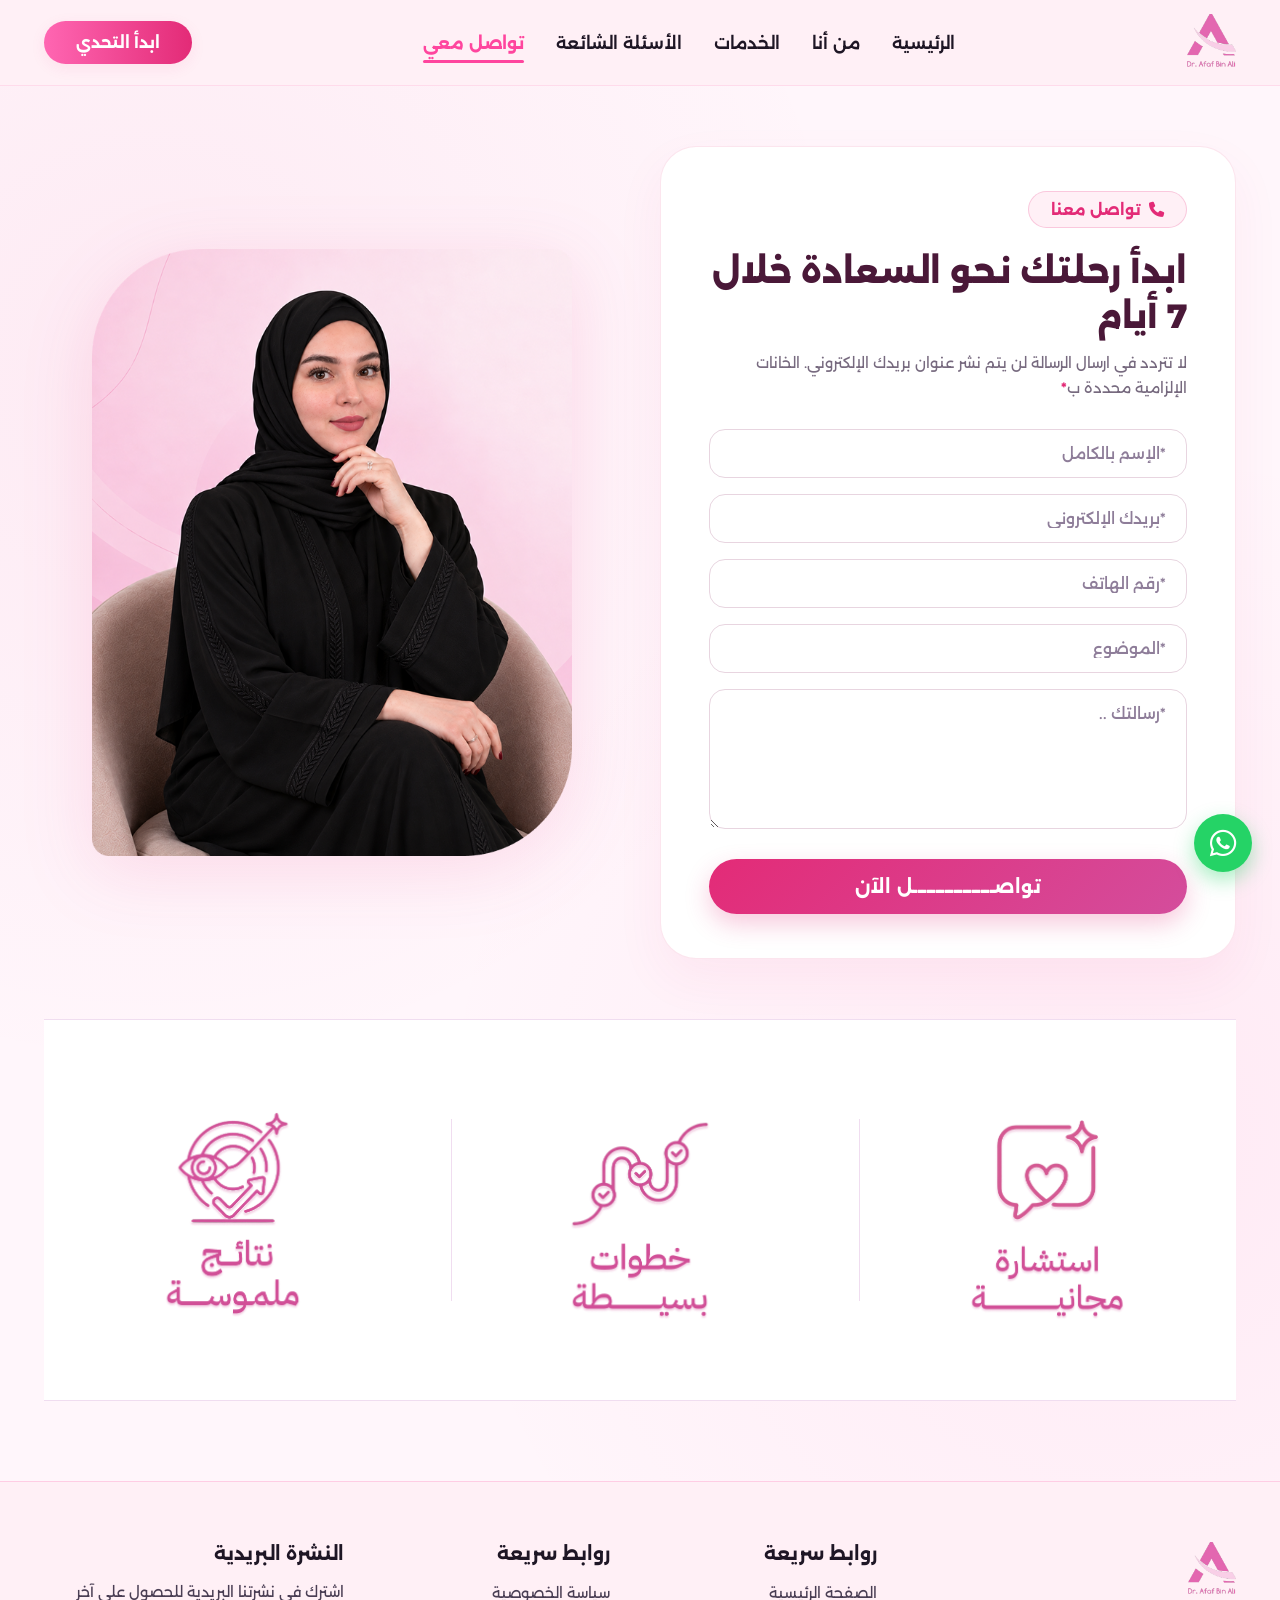
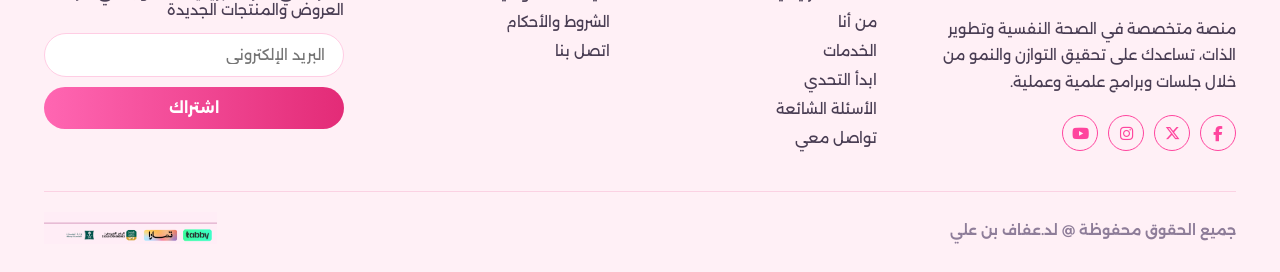
<file: contact.html>
<!doctype html>
<html lang="ar" dir="rtl">
  <head>
    <meta charset="UTF-8" />
    <meta name="viewport" content="width=device-width, initial-scale=1.0" />
    <title>تواصل معنا | د. عفاف بن علي</title>

    <!-- SEO Meta Tags -->
    <meta
      name="description"
      content="تواصل معنا - ابدأ رحلتك نحو السعادة والتوازن النفسي مع د. عفاف بن علي. احجز استشارتك أو أرسل استفسارك الآن."
    />
    <meta
      name="keywords"
      content="عفاف بن علي, تواصل معنا, استشارات نفسية, كوتشينج, علم النفس الإيجابي, احجز جلسة"
    />
    <meta name="author" content="د. عفاف بن علي" />

    <!-- Google Fonts: IBM Plex Sans Arabic + Alexandria + Cairo -->
    <link rel="preconnect" href="https://fonts.googleapis.com" />
    <link rel="preconnect" href="https://fonts.gstatic.com" crossorigin />
    <link
      href="https://fonts.googleapis.com/css2?family=IBM+Plex+Sans+Arabic:wght@400;500;600;700&family=Alexandria:wght@400;600;700;800&family=Cairo:wght@400;600;700;800&display=swap"
      rel="stylesheet"
    />

    <!-- Favicon -->
    <link rel="icon" type="image/png" href="assets/logo.png" />

    <!-- FontAwesome Icons -->
    <link
      rel="stylesheet"
      href="https://cdnjs.cloudflare.com/ajax/libs/font-awesome/6.5.1/css/all.min.css"
    />

    <!-- Core Stylesheet & Contact Specific Stylesheet -->
    <link rel="stylesheet" href="index.css?v=6" />
    <link rel="stylesheet" href="contact.css?v=2" />
  </head>
  <body>
    <!-- ==================== SITE HEADER / NAVBAR ==================== -->
    <header class="site-header" id="header">
      <div class="container">
        <nav class="navbar">
          <!-- Logo -->
          <a href="index.html" class="brand-logo" id="brandLogo">
            <img
              src="assets/logo.png"
              alt="د. عفاف بن علي - Dr. Afaf Ben Ali"
            />
          </a>

          <!-- Desktop Navigation Menu -->
          <ul class="nav-menu" id="navMenu">
            <li><a href="index.html#home" class="nav-link">الرئيسية</a></li>
            <li><a href="about.html" class="nav-link">من أنا</a></li>
            <li><a href="index.html#services" class="nav-link">الخدمات</a></li>
            <li><a href="index.html#faq" class="nav-link">الأسئلة الشائعة</a></li>
            <li><a href="contact.html" class="nav-link active">تواصل معي</a></li>
            <li class="mobile-only-link"><a href="challenge.html" class="btn-pink-pill nav-link">ابدأ التحدي</a></li>
          </ul>

          <!-- Header CTA Button -->
          <div class="nav-cta">
            <a href="challenge.html" class="btn-pink-pill" id="headerCtaBtn"
              >ابدأ التحدي</a
            >
          </div>

          <!-- Mobile Toggle Button -->
          <button class="mobile-toggle" id="mobileToggle" aria-label="القائمة">
            <i class="fa-solid fa-bars"></i>
          </button>
        </nav>
      </div>
    </header>

    <!-- ==================== MAIN CONTENT: CONTACT PAGE ==================== -->
    <main class="contact-page-main">
      <div class="container">
        <!-- HERO / FORM SECTION (2 COLUMNS: FORM ON RIGHT, VISUAL ON LEFT) -->
        <section class="contact-hero-grid">
          <!-- Form Column (First in DOM = RIGHT SIDE on screen in RTL) -->
          <div class="contact-form-card">
            <!-- Top Pill Badge -->
            <div class="contact-badge-pill">
              <i class="fa-solid fa-phone"></i>
              <span>تواصل معنا</span>
            </div>

            <!-- Title -->
            <h1 class="contact-form-title">
              ابدأ رحلتك نحو السعادة خلال 7 أيام
            </h1>

            <!-- Subtitle note -->
            <p class="contact-form-subtitle">
              لا تتردد في ارسال الرسالة لن يتم نشر عنوان بريدك الإلكتروني.
              الخانات الإلزامية محددة ب<span>*</span>
            </p>

            <!-- Form Fields -->
            <form class="contact-form" id="contactForm">
              <div class="contact-input-wrap">
                <input
                  type="text"
                  class="contact-input"
                  placeholder="*الإسم بالكامل"
                  required
                  id="contactName"
                />
              </div>

              <div class="contact-input-wrap">
                <input
                  type="email"
                  class="contact-input"
                  placeholder="*بريدك الإلكتروني"
                  required
                  id="contactEmail"
                />
              </div>

              <div class="contact-input-wrap">
                <input
                  type="tel"
                  class="contact-input"
                  placeholder="*رقم الهاتف"
                  required
                  id="contactPhone"
                />
              </div>

              <div class="contact-input-wrap">
                <input
                  type="text"
                  class="contact-input"
                  placeholder="*الموضوع"
                  required
                  id="contactSubject"
                />
              </div>

              <div class="contact-input-wrap">
                <textarea
                  class="contact-textarea"
                  placeholder="*رسالتك .."
                  rows="5"
                  required
                  id="contactMessage"
                ></textarea>
              </div>

              <button
                type="submit"
                class="contact-submit-btn"
                id="contactSubmitBtn"
              >
                تواصــــــــــــــــــل الآن
              </button>

              <!-- Success Alert Message -->
              <div class="contact-success-alert" id="contactSuccessAlert">
                <i class="fa-solid fa-circle-check"></i> تم إرسال رسالتك بنجاح!
                سنتواصل معكِ في أقرب وقت.
              </div>
            </form>
          </div>

          <!-- Visual Column (Second in DOM = LEFT SIDE on screen in RTL) -->
          <div class="contact-visual-card about-bio-visual">
            <img
              src="assets/images/about_person_new.png"
              alt="الدكتورة عفاف بن علي - تواصل معنا"
              class="bio-person-img"
            />
          </div>
        </section>

        <!-- 3 FEATURE CARDS / BENTO GRID SECTION (WITH USER PROVIDED IMAGES) -->
        <section class="contact-features-section">
          <div class="contact-features-grid">
            <!-- Card 1 (Right in RTL) -->
            <div class="feature-card-item">
              <div class="feature-icon-wrapper">
                <img
                  src="assets/images/user_icon_consultation.png"
                  alt="استشارة مجانية"
                  class="feature-icon-img"
                />
              </div>
            </div>

            <!-- Card 2 (Middle in RTL) -->
            <div class="feature-card-item">
              <div class="feature-icon-wrapper">
                <img
                  src="assets/images/user_icon_steps.png"
                  alt="خطوات بسيطة"
                  class="feature-icon-img"
                />
              </div>
            </div>

            <!-- Card 3 (Left in RTL) -->
            <div class="feature-card-item">
              <div class="feature-icon-wrapper">
                <img
                  src="assets/images/user_icon_results.png"
                  alt="نتائج ملموسة"
                  class="feature-icon-img"
                />
              </div>
            </div>
          </div>
        </section>
      </div>
    </main>

    <!-- ==================== FOOTER SECTION ==================== -->
    <footer class="site-footer" id="contact">
      <div class="container">
        <div class="footer-grid">
          <!-- Col 1: Brand & Bio -->
          <div class="footer-brand">
            <img
              src="assets/logo.png"
              alt="د. عفاف بن علي"
              class="footer-logo"
            />
            <p class="footer-desc">
              منصة متخصصة في الصحة النفسية وتطوير الذات، تساعدك على تحقيق
              التوازن والنمو من خلال جلسات وبرامج علمية وعملية.
            </p>

            <!-- Social Links -->
            <div class="social-links">
              <a href="#" class="social-link" aria-label="Facebook"
                ><i class="fa-brands fa-facebook-f"></i
              ></a>
              <a href="#" class="social-link" aria-label="Twitter"
                ><i class="fa-brands fa-x-twitter"></i
              ></a>
              <a href="#" class="social-link" aria-label="Instagram"
                ><i class="fa-brands fa-instagram"></i
              ></a>
              <a href="#" class="social-link" aria-label="YouTube"
                ><i class="fa-brands fa-youtube"></i
              ></a>
            </div>
          </div>

          <!-- Col 2: Useful Links -->
          <div class="footer-column">
            <h3 class="footer-heading">روابط سريعة</h3>
            <ul class="footer-menu">
              <li><a href="index.html#home">الصفحة الرئيسية</a></li>
              <li><a href="about.html">من أنا</a></li>
              <li><a href="index.html#services">الخدمات</a></li>
              <li><a href="challenge.html">ابدأ التحدي</a></li>
              <li><a href="index.html#faq">الأسئلة الشائعة</a></li>
              <li><a href="contact.html">تواصل معي</a></li>
            </ul>
          </div>

          <!-- Col 3: Quick Links -->
          <div class="footer-column">
            <h3 class="footer-heading">روابط سريعة</h3>
            <ul class="footer-menu">
              <li><a href="#privacy">سياسة الخصوصية</a></li>
              <li><a href="#terms">الشروط والأحكام</a></li>
              <li><a href="contact.html">اتصل بنا</a></li>
            </ul>
          </div>

          <!-- Col 4: Newsletter Box -->
          <div class="footer-column">
            <h3 class="footer-heading">النشرة البريدية</h3>
            <p class="newsletter-text">
              اشترك في نشرتنا البريدية للحصول علي آخر العروض والمنتجات الجديدة
            </p>

            <form class="newsletter-form" id="newsletterForm">
              <input
                type="email"
                placeholder="البريد الإلكتروني"
                class="input-pill"
                required
                id="newsletterInput"
              />
              <button type="submit" class="btn-sub" id="newsletterSubmitBtn">
                اشتراك
              </button>
            </form>
          </div>
        </div>

        <!-- Bottom Bar & Payment Badges -->
        <div class="footer-bottom">
          <div class="copyright">جميع الحقوق محفوظة @ لد.عفاف بن علي</div>

          <div class="payment-badges">
            <img
              src="assets/images/payment_badges.png"
              alt="وسائل الدفع: تابي، تمارا، مدى، السجل التجاري"
              class="payment-img"
            />
          </div>
        </div>
      </div>
    </footer>

    <!-- ==================== FLOATING WHATSAPP BUTTON ==================== -->
    <a
      href="https://wa.me/"
      target="_blank"
      rel="noopener noreferrer"
      class="whatsapp-float"
      aria-label="تواصل عبر واتساب"
      id="whatsappBtn"
    >
      <i class="fa-brands fa-whatsapp"></i>
    </a>

    <!-- Core Javascript -->
    <script src="app.js"></script>

    <!-- Interactive Form Handling -->
    <script>
      document.addEventListener("DOMContentLoaded", () => {
        const form = document.getElementById("contactForm");
        const alertBox = document.getElementById("contactSuccessAlert");

        if (form) {
          form.addEventListener("submit", (e) => {
            e.preventDefault();
            if (alertBox) {
              alertBox.style.display = "block";
              form.reset();
              setTimeout(() => {
                alertBox.style.display = "none";
              }, 6000);
            }
          });
        }
      });
    </script>
  </body>
</html>
</file>
<file: index.css>
/* ==========================================================================
   DR. AFAF BEN ALI - FLUSH FAR LEFT HERO OVERLAY SYSTEM (الشماااااااااااااال)
   ========================================================================== */

@import url('https://fonts.googleapis.com/css2?family=IBM+Plex+Sans+Arabic:wght@400;500;600;700&family=Alexandria:wght@300;400;500;600;700;800;900&family=Cairo:wght@400;600;700;800;900&display=swap');

:root {
  --primary-pink: #E32B77;
  --bright-pink: #FF459E;
  --soft-pink-bg: #FFF0F6;
  --card-border: #FFCDE4;
  --text-dark: #1E1625;
  --text-body: #4A3E54;
  --text-muted: #8E7D99;
  --white: #FFFFFF;
  
  --btn-gradient: linear-gradient(90deg, #FF66B2 0%, #E32B77 100%);
  
  --shadow-sm: 0 4px 15px rgba(227, 43, 119, 0.08);
  --shadow-md: 0 12px 35px rgba(227, 43, 119, 0.14);
  --shadow-glow: 0 15px 35px rgba(255, 69, 158, 0.35);

  --font-main: 'Alexandria', 'Cairo', system-ui, sans-serif;
  --transition: all 0.3s cubic-bezier(0.16, 1, 0.3, 1);
}

*, *::before, *::after {
  box-sizing: border-box;
  margin: 0;
  padding: 0;
}

html, body {
  width: 100%;
  overflow-x: clip;
  direction: rtl;
  scroll-behavior: smooth;
  font-family: var(--font-main);
  background-color: #FFF0F6;
  color: var(--text-dark);
  margin: 0;
  padding: 0;
}

a { text-decoration: none; color: inherit; transition: var(--transition); }
button { font-family: var(--font-main); border: none; outline: none; cursor: pointer; transition: var(--transition); }

.container {
  width: 100%;
  max-width: 1240px;
  margin: 0 auto;
  padding: 0 24px;
  position: relative;
}

/* ==================== SITE HEADER ==================== */
.site-header {
  position: -webkit-sticky;
  position: sticky;
  top: 0;
  width: 100%;
  z-index: 1000;
  background: rgba(255, 240, 246, 0.96);
  backdrop-filter: blur(14px);
  -webkit-backdrop-filter: blur(14px);
  border-bottom: 1px solid rgba(255, 205, 228, 0.6);
}

.navbar {
  display: flex;
  align-items: center;
  justify-content: space-between;
  height: 85px;
}

.brand-logo img {
  height: 54px;
  width: auto;
  object-fit: contain;
}

.nav-menu {
  display: flex;
  align-items: center;
  gap: 32px;
  list-style: none;
}

.mobile-only-link {
  display: none;
}

.nav-link {
  font-size: 1.05rem;
  font-weight: 600;
  color: var(--text-dark);
  position: relative;
  padding: 6px 0;
}

.nav-link:hover, .nav-link.active {
  color: var(--bright-pink);
  font-weight: 700;
}

.nav-link.active::after {
  content: '';
  position: absolute;
  bottom: -4px;
  left: 0;
  right: 0;
  height: 3px;
  background: var(--bright-pink);
  border-radius: 99px;
}

.btn-pink-pill {
  padding: 12px 32px;
  font-size: 1rem;
  font-weight: 700;
  border-radius: 999px;
  background: var(--btn-gradient);
  color: var(--white);
  box-shadow: var(--shadow-sm);
  display: inline-flex;
  align-items: center;
  justify-content: center;
}

.btn-pink-pill:hover {
  transform: translateY(-2px);
  box-shadow: var(--shadow-glow);
}

.mobile-toggle {
  display: none;
  background: transparent;
  font-size: 1.8rem;
  color: var(--bright-pink);
}

/* ==========================================================================
/* ==========================================================================
   HERO SECTION - TEXT & BUTTONS POSITIONED ON THE LEFT (FIGMA & PDF DESIGN)
   ========================================================================== */
.hero-section {
  position: relative;
  width: 100%;
  min-height: 680px;
  background-image: url('assets/main_banner.png');
  background-repeat: no-repeat;
  background-position: right top;
  background-size: cover;
  display: flex;
  align-items: center;
  overflow: hidden;
}

.hero-mobile-visual {
  display: none;
}

.hero-container {
  display: flex;
  align-items: center;
  justify-content: flex-end; /* In RTL (dir="rtl"), flex-end is the LEFT SIDE! */
  width: 100%;
  max-width: 100%;
  padding-left: 20px;
  padding-right: 20px;
  margin: 0;
  height: 100%;
}

.hero-content {
  width: 100%;
  max-width: 873px;
  margin-right: auto; /* In RTL, pushes the element completely to the LEFT edge */
  margin-left: 0;
  text-align: center; /* Figma Horizontal align: Center */
  z-index: 10;
}

.hero-title {
  font-family: 'IBM Plex Sans Arabic', sans-serif;
  font-weight: 600;
  font-size: clamp(2.8rem, 6.2vw, 130px);
  line-height: clamp(3.1rem, 6.8vw, 145px);
  letter-spacing: 0;
  margin-bottom: 24px;
  text-align: center;
  text-shadow: 0 2px 14px rgba(255, 255, 255, 0.95);
}

.hero-title-line {
  display: block;
  text-align: center;
}

.hero-title .pink-title {
  color: var(--primary-pink);
  font-family: 'IBM Plex Sans Arabic', sans-serif;
  font-weight: 600;
}

.hero-title .dark-title {
  display: block;
  font-family: 'IBM Plex Sans Arabic', sans-serif;
  font-size: clamp(1.8rem, 3.8vw, 75px);
  line-height: 1.25;
  font-weight: 600;
  color: var(--text-dark);
  margin-top: 14px;
  position: relative;
  width: fit-content;
  margin-right: auto;
  margin-left: auto;
  text-align: center;
}

.hero-title .title-underline {
  display: block;
  width: 100%;
  height: 4px;
  background: var(--text-dark);
  border-radius: 2px;
  margin-top: 8px;
}

.hero-buttons {
  display: flex;
  align-items: center;
  justify-content: center;
  gap: 16px;
  margin-top: 32px;
}

/* Button 1 (Right in RTL): Solid Pink */
.btn-hero-fill {
  padding: 14px 40px;
  font-size: 1.1rem;
  font-weight: 700;
  color: var(--white);
  background: var(--btn-gradient);
  border-radius: 999px;
  box-shadow: var(--shadow-glow);
  display: inline-flex;
  align-items: center;
  justify-content: center;
  white-space: nowrap;
}

.btn-hero-fill:hover {
  transform: translateY(-3px);
  box-shadow: 0 16px 36px rgba(227, 43, 119, 0.45);
}

/* Button 2 (Left in RTL): Outline Pink */
.btn-hero-outline {
  padding: 14px 40px;
  font-size: 1.1rem;
  font-weight: 700;
  color: var(--text-dark);
  background: rgba(255, 255, 255, 0.95);
  border: 2px solid var(--primary-pink);
  border-radius: 999px;
  box-shadow: var(--shadow-sm);
  display: inline-flex;
  align-items: center;
  justify-content: center;
  white-space: nowrap;
  backdrop-filter: blur(8px);
  -webkit-backdrop-filter: blur(8px);
}

.btn-hero-outline:hover {
  background: rgba(227, 43, 119, 0.08);
  color: var(--primary-pink);
  transform: translateY(-3px);
}

/* ==================== STATS SECTION ==================== */
.stats-section {
  padding: 40px 0 50px 0;
  position: relative;
  z-index: 20;
}

.stats-card {
  background: var(--white);
  border: 2px solid var(--card-border);
  border-radius: 36px;
  padding: 34px 40px;
  box-shadow: 0 12px 35px rgba(227, 43, 119, 0.08);
  display: grid;
  grid-template-columns: repeat(3, 1fr);
  align-items: center;
  position: relative;
}

.stats-card::before, .stats-card::after {
  content: '✦';
  position: absolute;
  color: var(--bright-pink);
  font-size: 1.2rem;
}

.stats-card::before { top: 18px; left: 24px; }
.stats-card::after { bottom: 18px; right: 24px; }

.stat-item {
  text-align: center;
  position: relative;
  padding: 0 16px;
}

.stat-item:not(:last-child)::after {
  content: '';
  position: absolute;
  top: 15%;
  left: 0;
  height: 70%;
  width: 1.5px;
  background: var(--card-border);
}

.stat-number {
  font-size: 3.6rem;
  font-weight: 800;
  color: var(--bright-pink);
  line-height: 1.1;
  direction: ltr;
  display: inline-block;
}

.stat-label {
  font-size: 1.15rem;
  font-weight: 700;
  color: var(--text-dark);
  margin-top: 6px;
}

/* ==================== ABOUT SECTION ==================== */
.about-section {
  padding: 50px 0 80px 0;
  background: radial-gradient(circle at 20% 50%, rgba(255, 192, 223, 0.35) 0%, rgba(255, 240, 246, 0) 70%);
}

.about-grid {
  display: grid;
  grid-template-columns: 1.15fr 1fr;
  align-items: center;
  gap: 50px;
}

.about-visual {
  display: flex;
  justify-content: center;
  position: relative;
}

.about-person-img {
  width: 100%;
  max-width: 500px;
  height: auto;
  object-fit: contain;
  filter: drop-shadow(0 15px 35px rgba(227, 43, 119, 0.15));
}

.about-content {
  text-align: right;
}

.about-title {
  font-size: 3.4rem;
  font-weight: 800;
  color: var(--bright-pink);
  line-height: 1.3;
  margin-bottom: 28px;
}

.about-title .pink-text {
  color: var(--bright-pink);
}

.credentials-list {
  display: flex;
  flex-direction: column;
  gap: 18px;
  margin-bottom: 36px;
  list-style: none;
}

.credential-item {
  display: flex;
  align-items: center;
  justify-content: flex-start;
  gap: 14px;
  font-size: 1.35rem;
  font-weight: 700;
  color: var(--text-dark);
}

.credential-icon {
  width: 42px;
  height: 42px;
  border-radius: 50%;
  background: #FFF0F6;
  border: 1px solid var(--card-border);
  display: flex;
  align-items: center;
  justify-content: center;
  color: var(--bright-pink);
  font-size: 1.25rem;
  flex-shrink: 0;
  box-shadow: var(--shadow-sm);
}

.topics-row {
  display: flex;
  align-items: center;
  justify-content: space-between;
  gap: 16px;
}

.topic-badge-item {
  display: flex;
  flex-direction: column;
  align-items: center;
  gap: 8px;
  text-align: center;
}

.topic-circle {
  width: 62px;
  height: 62px;
  border-radius: 50%;
  background: var(--white);
  border: 2px solid var(--card-border);
  display: flex;
  align-items: center;
  justify-content: center;
  font-size: 1.7rem;
  color: var(--bright-pink);
  box-shadow: var(--shadow-sm);
  transition: var(--transition);
}

.topic-badge-item:hover .topic-circle {
  transform: translateY(-4px) scale(1.06);
  border-color: var(--bright-pink);
}

.topic-title {
  font-size: 1.05rem;
  font-weight: 700;
  color: var(--text-dark);
}

/* ==================== FOOTER ==================== */
.site-footer {
  background: #FFF0F6;
  border-top: 1px solid var(--card-border);
  padding: 60px 0 24px 0;
}

.footer-grid {
  display: grid;
  grid-template-columns: 1.4fr 1fr 1fr 1.3fr;
  gap: 36px;
  margin-bottom: 40px;
}

.footer-logo {
  height: 52px;
  margin-bottom: 18px;
}

.footer-desc {
  font-size: 0.92rem;
  line-height: 1.8;
  color: var(--text-body);
  margin-bottom: 20px;
}

.social-links {
  display: flex;
  align-items: center;
  gap: 10px;
}

.social-link {
  width: 36px;
  height: 36px;
  border-radius: 50%;
  border: 1px solid var(--bright-pink);
  color: var(--bright-pink);
  display: flex;
  align-items: center;
  justify-content: center;
  font-size: 0.95rem;
}

.social-link:hover {
  background: var(--bright-pink);
  color: var(--white);
}

.footer-heading {
  font-size: 1.15rem;
  font-weight: 700;
  color: var(--text-dark);
  margin-bottom: 18px;
}

.footer-menu {
  list-style: none;
  display: flex;
  flex-direction: column;
  gap: 10px;
}

.footer-menu a {
  font-size: 0.92rem;
  color: var(--text-body);
}

.footer-menu a:hover {
  color: var(--bright-pink);
}

.newsletter-text {
  font-size: 0.92rem;
  color: var(--text-body);
  margin-bottom: 14px;
}

.newsletter-form {
  display: flex;
  flex-direction: column;
  gap: 10px;
}

.input-pill {
  width: 100%;
  padding: 12px 18px;
  border-radius: 999px;
  border: 1.5px solid var(--card-border);
  outline: none;
  font-family: var(--font-main);
  font-size: 0.92rem;
  background: var(--white);
}

.input-pill:focus {
  border-color: var(--bright-pink);
}

.btn-sub {
  padding: 12px 24px;
  border-radius: 999px;
  background: var(--btn-gradient);
  color: var(--white);
  font-weight: 700;
  font-size: 0.92rem;
}

.footer-bottom {
  border-top: 1px solid rgba(227, 43, 119, 0.15);
  padding-top: 20px;
  display: flex;
  align-items: center;
  justify-content: space-between;
  flex-wrap: wrap;
  gap: 16px;
}

.copyright {
  font-size: 0.88rem;
  font-weight: 600;
  color: var(--text-muted);
}

.payment-img {
  height: 32px;
  width: auto;
  object-fit: contain;
}

/* Floating WhatsApp Button */
.whatsapp-float {
  position: fixed;
  bottom: 28px;
  right: 28px;
  width: 58px;
  height: 58px;
  border-radius: 50%;
  background: #25D366;
  color: white;
  display: flex;
  align-items: center;
  justify-content: center;
  font-size: 1.9rem;
  box-shadow: 0 8px 20px rgba(37, 211, 102, 0.4);
  z-index: 999;
}

.whatsapp-float:hover {
  transform: scale(1.1);
}

/* ==================== RESPONSIVE DESIGN (ALL DEVICES) ==================== */
@media (max-width: 1200px) {
  .hero-container {
    padding-left: 40px;
    padding-right: 40px;
  }
  .about-person-img {
    max-width: 440px;
  }
  .about-grid {
    gap: 36px;
  }
}

@media (max-width: 992px) {
  html, body {
    padding-top: 0 !important;
    margin-top: 0 !important;
  }

  /* Navbar & Mobile Menu Drawer */
  .site-header {
    position: -webkit-sticky !important;
    position: sticky !important;
    top: 0 !important;
    width: 100% !important;
    max-width: 100vw !important;
    z-index: 1000 !important;
    box-sizing: border-box !important;
  }

  .site-header .container {
    padding: 0 16px !important;
    width: 100% !important;
    max-width: 100% !important;
    box-sizing: border-box !important;
  }

  .navbar {
    height: 75px;
    display: flex !important;
    direction: rtl !important;
    align-items: center !important;
    justify-content: space-between !important;
    width: 100% !important;
    max-width: 100% !important;
    box-sizing: border-box !important;
  }

  .brand-logo {
    display: flex !important;
    align-items: center !important;
    z-index: 1001 !important;
    flex-shrink: 0 !important;
  }

  .brand-logo img {
    height: 48px !important;
    width: auto !important;
    display: block !important;
    object-fit: contain !important;
  }

  .nav-cta {
    display: none !important;
  }

  .mobile-toggle {
    display: flex !important;
    align-items: center !important;
    justify-content: center !important;
    width: 44px !important;
    height: 44px !important;
    font-size: 1.5rem !important;
    color: var(--bright-pink) !important;
    background: #ffffff !important;
    border: 1.5px solid var(--card-border) !important;
    border-radius: 12px !important;
    box-shadow: var(--shadow-sm) !important;
    cursor: pointer !important;
    flex-shrink: 0 !important;
  }

  .nav-menu {
    position: fixed;
    top: 75px;
    left: 0;
    right: 0;
    background: rgba(255, 240, 246, 0.98);
    backdrop-filter: blur(20px);
    -webkit-backdrop-filter: blur(20px);
    flex-direction: column;
    align-items: center !important;
    text-align: center !important;
    padding: 24px;
    gap: 16px;
    border-bottom: 2px solid var(--card-border);
    box-shadow: 0 16px 36px rgba(227, 43, 119, 0.15);
    transform: translateY(-130%);
    opacity: 0;
    pointer-events: none;
    transition: transform 0.35s cubic-bezier(0.16, 1, 0.3, 1), opacity 0.3s ease;
    z-index: 999;
    display: none !important;
  }

  .nav-menu.active {
    transform: translateY(0);
    opacity: 1;
    pointer-events: auto;
    display: flex !important;
  }

  .mobile-only-link {
    display: flex !important;
    justify-content: center !important;
    align-items: center !important;
    width: 100% !important;
    margin-top: 8px !important;
    padding-top: 4px !important;
  }

  .mobile-only-link .btn-pink-pill,
  .mobile-only-link a {
    display: inline-flex !important;
    align-items: center !important;
    justify-content: center !important;
    width: auto !important;
    min-width: 200px !important;
    padding: 12px 36px !important;
    font-size: 1.05rem !important;
    font-weight: 700 !important;
    border-radius: 999px !important;
    background: var(--btn-gradient) !important;
    color: #ffffff !important;
    box-shadow: 0 6px 20px rgba(227, 43, 119, 0.35) !important;
    text-decoration: none !important;
    text-align: center !important;
    transition: all 0.3s ease !important;
  }

  .btn-pink-pill::after {
    display: none !important;
  }

  .nav-link {
    font-size: 1.15rem;
    text-align: center;
    padding: 8px 0;
    width: 100%;
  }

  /* HERO ON MOBILE: IMAGE ON TOP (FULL WIDTH), TEXT BELOW */
  .hero-section {
    background-image: none !important;
    background: radial-gradient(circle at 50% 18%, rgba(255, 192, 223, 0.45) 0%, rgba(255, 240, 246, 1) 65%), #FFF0F6 !important;
    min-height: auto;
    padding: 0 0 36px 0;
  }

  .hero-container {
    display: flex;
    flex-direction: column;
    align-items: center;
    justify-content: center;
    padding: 0;
    width: 100%;
    max-width: 100%;
    margin: 0 auto;
  }

  .hero-mobile-visual {
    display: block !important;
    width: 100%;
    margin: 0 0 16px 0;
    padding: 0;
    line-height: 0;
    overflow: visible !important;
  }

  .hero-mobile-img {
    width: 100% !important;
    max-width: 100% !important;
    height: auto !important;
    display: block !important;
    margin: 0 !important;
    border-radius: 0 !important;
  }

  .hero-content {
    width: 100%;
    max-width: 540px;
    margin: 0 auto;
    text-align: center;
    background: transparent !important;
    box-shadow: none !important;
    border: none !important;
    padding: 0 20px !important;
    box-sizing: border-box;
    backdrop-filter: none !important;
    -webkit-backdrop-filter: none !important;
  }

  .hero-title {
    font-family: 'IBM Plex Sans Arabic', sans-serif;
    font-size: clamp(2rem, 7vw, 3rem);
    text-align: center;
    line-height: 1.25;
    margin-bottom: 16px;
    text-shadow: none;
  }

  .hero-title-line {
    text-align: center;
  }

  .hero-title .dark-title {
    margin: 10px auto 0 auto;
    font-size: clamp(1.5rem, 5vw, 2.2rem);
    text-align: center;
    width: fit-content;
  }

  .hero-buttons {
    display: flex;
    flex-direction: column;
    align-items: center;
    justify-content: center;
    gap: 12px;
    width: 100%;
    max-width: 320px;
    margin: 24px auto 0 auto;
  }

  .btn-hero-fill, .btn-hero-outline {
    width: 100%;
    text-align: center;
    padding: 13px 24px;
    font-size: 1.05rem;
  }

  /* STATS SECTION */
  .stats-section {
    padding: 20px 0 40px 0;
  }

  .stats-card {
    grid-template-columns: 1fr;
    gap: 24px;
    padding: 28px 24px;
    border-radius: 28px;
  }

  .stat-item:not(:last-child)::after {
    display: block;
    top: auto;
    bottom: -12px;
    left: 15%;
    right: 15%;
    width: 70%;
    height: 1.5px;
  }

  /* ABOUT ON MOBILE: IMAGE ON TOP, TEXT BELOW */
  .about-section {
    padding: 40px 0 60px 0;
  }

  .about-grid {
    grid-template-columns: 1fr;
    gap: 32px;
    text-align: center;
  }

  .about-visual {
    order: -1; /* Picture on top */
    display: flex;
    justify-content: center;
    align-items: center;
    width: 100%;
  }

  .about-person-img {
    max-width: 360px;
    width: 85%;
    display: block;
    margin: 0 auto;
  }

  .about-content {
    order: 2;
    text-align: center;
    max-width: 540px;
    margin: 0 auto;
  }

  .about-title {
    font-size: clamp(2rem, 5.5vw, 2.7rem);
    text-align: center;
    margin-bottom: 24px;
  }

  .credentials-list {
    display: flex;
    flex-direction: column;
    align-items: center;
    gap: 16px;
    max-width: 340px;
    margin: 0 auto 32px auto;
  }

  .credential-item {
    display: flex;
    align-items: center;
    justify-content: flex-start;
    gap: 14px;
    width: 100%;
    font-size: 1.15rem;
  }

  .credential-icon {
    width: 42px;
    height: 42px;
    border-radius: 50%;
    background: #FFF0F6;
    border: 1px solid var(--card-border);
    display: flex;
    align-items: center;
    justify-content: center;
    color: var(--bright-pink);
    font-size: 1.2rem;
    flex-shrink: 0;
    box-shadow: var(--shadow-sm);
  }

  /* 4 Topic Badges on Mobile: Balanced 2x2 Grid */
  .topics-row {
    display: grid;
    grid-template-columns: repeat(2, 1fr);
    gap: 20px 16px;
    max-width: 320px;
    margin: 0 auto;
  }

  .topic-badge-item {
    display: flex;
    flex-direction: column;
    align-items: center;
    gap: 8px;
    text-align: center;
  }

  /* FOOTER */
  .footer-grid {
    grid-template-columns: 1fr;
    text-align: center;
    gap: 32px;
  }

  .footer-brand {
    display: flex;
    flex-direction: column;
    align-items: center;
  }

  .footer-desc {
    text-align: center;
    max-width: 90%;
    margin: 0 auto 20px auto;
  }

  .social-links {
    justify-content: center;
  }

  .footer-column {
    text-align: center;
  }

  .newsletter-form {
    max-width: 320px;
    margin: 0 auto;
  }

  .footer-bottom {
    flex-direction: column;
    text-align: center;
    gap: 16px;
  }

  .whatsapp-float {
    bottom: 20px;
    right: 20px;
    width: 52px;
    height: 52px;
    font-size: 1.6rem;
  }
}

@media (max-width: 576px) {
  .hero-mobile-img {
    width: 100% !important;
    max-width: 100% !important;
    border-radius: 0 !important;
  }

  .about-person-img {
    max-width: 310px;
    width: 90%;
  }

  .stats-card {
    padding: 22px 16px;
  }

  .stat-number {
    font-size: 2.7rem;
  }

  .stat-label {
    font-size: 0.95rem;
  }

  .topic-circle {
    width: 56px;
    height: 56px;
    font-size: 1.45rem;
  }

  .topic-title {
    font-size: 0.92rem;
  }
}

/* ==================== SERVICES & FAQ SECTIONS ==================== */
.services-section, .faq-section {
  padding: 80px 0;
  position: relative;
}

.services-section {
  background: var(--white);
  border-top: 1px solid var(--card-border);
  border-bottom: 1px solid var(--card-border);
}

.faq-section {
  background: radial-gradient(circle at 80% 20%, rgba(255, 192, 223, 0.35) 0%, rgba(255, 240, 246, 0) 70%);
}

.section-header {
  max-width: 680px;
  margin: 0 auto 50px auto;
  text-align: center;
}

.section-subtitle-badge {
  display: inline-block;
  padding: 6px 18px;
  background: var(--soft-pink-bg);
  color: var(--primary-pink);
  border: 1px solid var(--card-border);
  border-radius: 99px;
  font-size: 0.9rem;
  font-weight: 700;
  margin-bottom: 14px;
}

.section-title {
  font-size: 2.5rem;
  font-weight: 800;
  color: var(--text-dark);
  line-height: 1.3;
  margin-bottom: 14px;
}

.section-title .pink-text {
  color: var(--primary-pink);
}

.section-description {
  font-size: 1.1rem;
  color: var(--text-body);
  line-height: 1.7;
}

.services-grid {
  display: grid;
  grid-template-columns: repeat(3, 1fr);
  gap: 30px;
}

.service-card {
  background: var(--white);
  border: 2px solid var(--card-border);
  border-radius: 24px;
  padding: 36px 28px;
  display: flex;
  flex-direction: column;
  align-items: flex-start;
  text-align: right;
  box-shadow: var(--shadow-sm);
  transition: var(--transition);
}

.service-card:hover {
  transform: translateY(-6px);
  box-shadow: var(--shadow-md);
  border-color: var(--bright-pink);
}

.service-card.feature-card {
  background: linear-gradient(180deg, #FFFDFE 0%, #FFF0F6 100%);
  border-color: var(--primary-pink);
}

.service-icon-wrap {
  width: 60px;
  height: 60px;
  border-radius: 20px;
  background: var(--soft-pink-bg);
  border: 1px solid var(--card-border);
  display: flex;
  align-items: center;
  justify-content: center;
  font-size: 1.6rem;
  color: var(--primary-pink);
  margin-bottom: 22px;
}

.service-card-title {
  font-size: 1.35rem;
  font-weight: 700;
  color: var(--text-dark);
  margin-bottom: 12px;
}

.service-card-desc {
  font-size: 0.98rem;
  color: var(--text-body);
  line-height: 1.7;
  margin-bottom: 24px;
  flex-grow: 1;
}

.service-link {
  font-size: 0.98rem;
  font-weight: 700;
  color: var(--primary-pink);
  display: inline-flex;
  align-items: center;
  gap: 8px;
  transition: var(--transition);
}

.service-link:hover {
  gap: 12px;
  color: var(--bright-pink);
}

.btn-service-pink {
  background: var(--btn-gradient);
  color: var(--white) !important;
  padding: 10px 22px;
  border-radius: 99px;
  box-shadow: var(--shadow-sm);
}

.btn-service-pink:hover {
  box-shadow: var(--shadow-glow);
}

.faq-container {
  max-width: 820px;
  margin: 0 auto;
  display: flex;
  flex-direction: column;
  gap: 16px;
}

.faq-item {
  background: var(--white);
  border: 2px solid var(--card-border);
  border-radius: 20px;
  padding: 20px 24px;
  transition: var(--transition);
  box-shadow: var(--shadow-sm);
}

.faq-item[open] {
  border-color: var(--primary-pink);
  box-shadow: var(--shadow-md);
}

.faq-question {
  font-size: 1.15rem;
  font-weight: 700;
  color: var(--text-dark);
  cursor: pointer;
  display: flex;
  align-items: center;
  justify-content: space-between;
  list-style: none;
}

.faq-question::-webkit-details-marker {
  display: none;
}

.faq-icon {
  color: var(--primary-pink);
  font-size: 1.1rem;
  transition: transform 0.3s ease;
}

.faq-item[open] .faq-icon {
  transform: rotate(180deg);
}

.faq-answer {
  margin-top: 14px;
  padding-top: 14px;
  border-top: 1px dashed var(--card-border);
  font-size: 1rem;
  color: var(--text-body);
  line-height: 1.7;
}

@media (max-width: 992px) {
  .services-grid {
    grid-template-columns: 1fr;
  }
  .section-title {
    font-size: 2rem;
  }
}

/* ==========================================================================
   ABOUT US PAGE (نبذة عنا) - EXACT PDF STYLING
   ========================================================================== */

.about-page-main {
  background-color: #FFF0F6;
  background-image: 
    radial-gradient(circle at 10% 20%, rgba(255, 102, 178, 0.07) 0%, transparent 40%),
    radial-gradient(circle at 90% 70%, rgba(227, 43, 119, 0.06) 0%, transparent 50%);
  padding-bottom: 70px;
}

/* 1. HERO SECTION */
.about-hero-section {
  padding: 60px 0 35px 0;
  text-align: center;
}

.about-hero-title {
  font-family: 'IBM Plex Sans Arabic', 'Alexandria', sans-serif;
  font-weight: 700;
  font-size: clamp(2.8rem, 6vw, 4.5rem);
  color: #C72E6F;
  letter-spacing: -0.5px;
  margin-bottom: 20px;
  text-shadow: 0 2px 10px rgba(227, 43, 119, 0.1);
}

.about-hero-subtitle {
  max-width: 820px;
  margin: 0 auto;
  font-size: clamp(1.05rem, 1.8vw, 1.25rem);
  font-weight: 500;
  color: #3A2C40;
  line-height: 1.85;
}

/* 2. INTEGRATIVE QUOTE BANNER BOX */
.about-quote-section {
  padding: 25px 0 45px 0;
}

.about-quote-box {
  background: #FFFFFF;
  border: 1.5px solid #FFCDE4;
  border-radius: 28px;
  padding: 35px 45px;
  box-shadow: 0 10px 35px rgba(227, 43, 119, 0.06);
  display: flex;
  align-items: center;
  justify-content: space-between;
  gap: 30px;
  position: relative;
  overflow: hidden;
}

.quote-decor-icon {
  width: 70px;
  height: 70px;
  flex-shrink: 0;
  display: flex;
  align-items: center;
  justify-content: center;
  opacity: 0.85;
}

.quote-decor-icon svg {
  width: 100%;
  height: 100%;
}

.quote-text-content {
  flex-grow: 1;
  text-align: center;
  font-size: clamp(1.08rem, 1.8vw, 1.25rem);
  font-weight: 700;
  color: #2C1E36;
  line-height: 1.9;
}

.quote-highlight {
  color: #C72E6F;
}

/* 3. ABOUT DR. AFAF BEN ALI SECTION */
.about-bio-section {
  padding: 40px 0;
}

.about-bio-grid {
  display: grid;
  grid-template-columns: 1.15fr 0.85fr;
  gap: 50px;
  align-items: center;
}

.about-bio-content {
  display: flex;
  flex-direction: column;
  align-items: flex-start;
}

.bio-title-badge {
  display: inline-block;
  background: #FDEAF2;
  color: #C72E6F;
  font-size: 1.45rem;
  font-weight: 800;
  padding: 10px 32px;
  border-radius: 999px;
  margin-bottom: 32px;
  box-shadow: 0 4px 15px rgba(227, 43, 119, 0.08);
}

.bio-bullets-list {
  list-style: none;
  display: flex;
  flex-direction: column;
  gap: 24px;
}

.bio-bullet-item {
  display: flex;
  align-items: flex-start;
  gap: 16px;
}

.bio-bullet-square {
  width: 14px;
  height: 14px;
  background-color: #C72E6F;
  border-radius: 3px;
  flex-shrink: 0;
  margin-top: 10px;
}

.bio-bullet-text {
  font-size: clamp(1.05rem, 1.7vw, 1.2rem);
  font-weight: 700;
  color: #3A2C40;
  line-height: 1.9;
}

.about-bio-visual {
  display: flex;
  justify-content: center;
  align-items: center;
  position: relative;
}

.bio-person-img {
  width: 100%;
  max-width: 480px;
  height: auto;
  object-fit: contain;
  filter: drop-shadow(0 15px 35px rgba(227, 43, 119, 0.12));
}

/* 4. THREE VALUE CARDS (MISSION, VISION, PASSION) */
.about-values-section {
  padding: 40px 0 60px 0;
}

.about-values-grid {
  display: grid;
  grid-template-columns: repeat(3, 1fr);
  gap: 28px;
}

.value-card {
  background: #FFFFFF;
  border: 1.5px solid #FFCDE4;
  border-radius: 24px;
  padding: 40px 28px;
  text-align: center;
  box-shadow: 0 10px 30px rgba(227, 43, 119, 0.05);
  transition: all 0.35s cubic-bezier(0.16, 1, 0.3, 1);
  display: flex;
  flex-direction: column;
  align-items: center;
}

.value-card:hover {
  transform: translateY(-8px);
  box-shadow: 0 20px 45px rgba(227, 43, 119, 0.14);
  border-color: #FF459E;
}

.value-icon-circle {
  width: 68px;
  height: 68px;
  background: #FFF0F6;
  border: 1px solid #FFCDE4;
  border-radius: 50%;
  display: flex;
  align-items: center;
  justify-content: center;
  margin-bottom: 22px;
  color: #C72E6F;
  font-size: 1.8rem;
}

.value-card-title {
  font-size: 1.45rem;
  font-weight: 800;
  color: #C72E6F;
  margin-bottom: 16px;
}

.value-card-desc {
  font-size: 0.98rem;
  font-weight: 500;
  color: #4A3E54;
  line-height: 1.85;
}

/* RESPONSIVE MEDIA QUERIES FOR ABOUT PAGE */
@media (max-width: 992px) {
  .about-bio-grid {
    grid-template-columns: 1fr;
    gap: 32px;
  }

  .about-bio-visual {
    order: 1; /* PHOTO FIRST ON MOBILE */
  }

  .about-bio-content {
    order: 2; /* TEXT CONTENT SECOND ON MOBILE */
  }

  .bio-person-img {
    max-width: 360px;
    margin: 0 auto;
  }

  .about-values-grid {
    grid-template-columns: 1fr;
    gap: 24px;
  }

  .about-quote-box {
    padding: 28px 20px;
  }

  .quote-decor-icon {
    display: none;
  }
}
</file>
<file: challenge.css>
/* ==========================================================================
   CHALLENGE & PSYCHOLOGICAL ASSESSMENT STYLES (Challenge.pdf Exact Design)
   Dr. Afaf Ben Ali Design System - IBM Plex Sans Arabic + Anti-Slop Discipline
   ========================================================================== */

/* Background page atmosphere */
.challenge-body {
  background: radial-gradient(circle at 50% 0%, rgba(255, 192, 223, 0.3) 0%, rgba(255, 240, 246, 0.6) 40%, #FFF8FA 100%);
  min-height: 100vh;
  position: relative;
  overflow-x: hidden;
}

/* Ambient subtle background decorative curves */
.challenge-body::before {
  content: '';
  position: fixed;
  top: 0;
  left: 0;
  right: 0;
  bottom: 0;
  background-image: 
    radial-gradient(ellipse at 10% 20%, rgba(227, 43, 119, 0.04) 0%, transparent 60%),
    radial-gradient(ellipse at 90% 60%, rgba(255, 107, 166, 0.05) 0%, transparent 60%);
  pointer-events: none;
  z-index: 0;
}

.challenge-main {
  position: relative;
  z-index: 1;
  padding: 40px 0 80px 0;
}

/* ==================== HERO / TITLE SECTION ==================== */
.challenge-hero {
  text-align: center;
  max-width: 980px;
  margin: 0 auto 50px auto;
  padding: 20px 20px 0 20px;
}

.challenge-badge-wrap {
  display: inline-flex;
  align-items: center;
  gap: 10px;
  background: rgba(255, 255, 255, 0.9);
  border: 1.5px solid var(--card-border);
  border-radius: 999px;
  padding: 8px 24px;
  margin-bottom: 24px;
  box-shadow: var(--shadow-sm);
  backdrop-filter: blur(8px);
}

.challenge-badge-icon {
  color: var(--primary-pink);
  font-size: 1rem;
}

.challenge-badge-text {
  font-size: 0.95rem;
  font-weight: 600;
  color: var(--primary-pink);
}

.challenge-title-row {
  display: flex;
  align-items: center;
  justify-content: center;
  gap: 20px;
  margin-bottom: 20px;
}

.challenge-title-emblem {
  width: 58px;
  height: 58px;
  border-radius: 50%;
  border: 2px solid var(--primary-pink);
  display: flex;
  align-items: center;
  justify-content: center;
  color: var(--primary-pink);
  font-size: 1.6rem;
  background: rgba(255, 255, 255, 0.85);
  box-shadow: 0 6px 18px rgba(227, 43, 119, 0.12);
  flex-shrink: 0;
}

.challenge-h1 {
  font-family: 'IBM Plex Sans Arabic', sans-serif;
  font-size: clamp(2.2rem, 4.5vw, 3.8rem);
  font-weight: 700;
  color: var(--primary-pink);
  line-height: 1.25;
  margin: 0;
  text-shadow: 0 2px 14px rgba(227, 43, 119, 0.1);
}

.challenge-subtitle {
  font-size: clamp(1.05rem, 2vw, 1.25rem);
  color: var(--text-dark);
  line-height: 1.8;
  max-width: 820px;
  margin: 0 auto 28px auto;
  font-weight: 500;
}

.challenge-intro-box {
  background: rgba(255, 255, 255, 0.92);
  border: 1.5px solid var(--card-border);
  border-radius: 24px;
  padding: 24px 30px;
  text-align: right;
  line-height: 1.85;
  color: #4A4A4A;
  font-size: 1rem;
  box-shadow: 0 8px 24px rgba(227, 43, 119, 0.06);
  margin-bottom: 36px;
  backdrop-filter: blur(10px);
}

.challenge-intro-box strong {
  color: var(--primary-pink);
}

/* ==================== PROGRESS TRACKER ==================== */
.progress-card {
  background: #ffffff;
  border: 1.5px solid var(--card-border);
  border-radius: 20px;
  padding: 18px 28px;
  margin-bottom: 40px;
  box-shadow: 0 8px 22px rgba(227, 43, 119, 0.08);
  display: flex;
  flex-direction: column;
  gap: 12px;
}

.progress-info {
  display: flex;
  align-items: center;
  justify-content: space-between;
  font-weight: 600;
  font-size: 1rem;
}

.progress-label {
  color: var(--text-dark);
  display: flex;
  align-items: center;
  gap: 8px;
}

.progress-label i {
  color: var(--primary-pink);
}

.progress-percent {
  color: var(--primary-pink);
  font-weight: 700;
  direction: ltr;
}

.progress-bar-bg {
  width: 100%;
  height: 12px;
  background: #FFE4EE;
  border-radius: 999px;
  overflow: hidden;
  position: relative;
}

.progress-bar-fill {
  height: 100%;
  width: 0%;
  background: var(--btn-gradient);
  border-radius: 999px;
  transition: width 0.4s cubic-bezier(0.16, 1, 0.3, 1);
  box-shadow: 0 0 10px rgba(227, 43, 119, 0.5);
}

/* ==================== PILLARS & QUESTIONS ==================== */
.pillar-section {
  margin-bottom: 45px;
}

.pillar-header {
  background: linear-gradient(135deg, rgba(255, 255, 255, 0.95), rgba(255, 240, 246, 0.95));
  border: 1.5px solid rgba(227, 43, 119, 0.22);
  border-radius: 24px;
  padding: 20px 28px;
  margin-bottom: 24px;
  display: flex;
  align-items: center;
  justify-content: space-between;
  box-shadow: 0 8px 25px rgba(227, 43, 119, 0.08);
  backdrop-filter: blur(8px);
}

.pillar-title-group {
  display: flex;
  align-items: center;
  gap: 16px;
}

.pillar-icon-badge {
  width: 48px;
  height: 48px;
  border-radius: 16px;
  background: var(--btn-gradient);
  color: var(--white);
  display: flex;
  align-items: center;
  justify-content: center;
  font-size: 1.3rem;
  box-shadow: 0 6px 16px rgba(227, 43, 119, 0.3);
}

.pillar-title {
  font-size: 1.35rem;
  font-weight: 700;
  color: var(--primary-pink);
  margin: 0;
}

.pillar-tag {
  background: rgba(227, 43, 119, 0.1);
  color: var(--primary-pink);
  font-weight: 700;
  font-size: 0.85rem;
  padding: 6px 14px;
  border-radius: 999px;
}

/* Question Card */
.question-card {
  background: #ffffff;
  border: 1.5px solid var(--card-border);
  border-radius: 24px;
  padding: 28px 32px;
  margin-bottom: 22px;
  box-shadow: 0 6px 20px rgba(227, 43, 119, 0.05);
  transition: transform 0.25s ease, box-shadow 0.25s ease, border-color 0.25s ease;
}

.question-card:hover {
  border-color: rgba(227, 43, 119, 0.35);
  box-shadow: 0 10px 28px rgba(227, 43, 119, 0.1);
}

.question-card.answered {
  border-color: rgba(227, 43, 119, 0.4);
  background: linear-gradient(180deg, #FFFFFF 0%, #FFFBFD 100%);
}

.question-top {
  display: flex;
  align-items: flex-start;
  gap: 16px;
  margin-bottom: 20px;
}

.question-number {
  width: 38px;
  height: 38px;
  border-radius: 50%;
  border: 2px solid var(--primary-pink);
  color: var(--primary-pink);
  display: flex;
  align-items: center;
  justify-content: center;
  font-weight: 700;
  font-size: 1.05rem;
  flex-shrink: 0;
  background: #FFF4F8;
  margin-top: 2px;
  transition: all 0.2s ease;
}

.question-card.answered .question-number {
  background: var(--btn-gradient);
  color: var(--white);
  border-color: transparent;
}

.question-text {
  font-size: 1.15rem;
  font-weight: 600;
  color: var(--text-dark);
  line-height: 1.6;
  margin: 0;
  flex-grow: 1;
}

/* Option Buttons Grid */
.options-grid {
  display: grid;
  grid-template-columns: repeat(auto-fit, minmax(130px, 1fr));
  gap: 12px;
  padding-right: 54px;
}

.option-btn {
  background: #FFF8FA;
  border: 1.5px solid rgba(227, 43, 119, 0.18);
  border-radius: 999px;
  padding: 12px 16px;
  font-family: 'IBM Plex Sans Arabic', sans-serif;
  font-size: 0.95rem;
  font-weight: 600;
  color: #4A4A4A;
  cursor: pointer;
  display: flex;
  align-items: center;
  justify-content: center;
  text-align: center;
  gap: 8px;
  transition: all 0.2s cubic-bezier(0.16, 1, 0.3, 1);
  user-select: none;
  position: relative;
}

.option-btn:hover {
  background: #FFEBF3;
  border-color: var(--primary-pink);
  color: var(--primary-pink);
  transform: translateY(-2px);
}

.option-btn:active {
  transform: scale(0.97);
}

.option-btn.selected {
  background: var(--btn-gradient);
  color: var(--white);
  border-color: transparent;
  box-shadow: 0 6px 18px rgba(227, 43, 119, 0.35);
}

.option-btn.selected i {
  display: inline-block;
}

.option-btn i {
  display: none;
  font-size: 0.85rem;
}

/* ==================== CHALLENGE PDF SIGNATURE CTA CARD ==================== */
.challenge-cta-card {
  border: 2px solid var(--primary-pink);
  border-radius: 40px 10px 40px 10px;
  background: rgba(255, 255, 255, 0.95);
  box-shadow: 0 16px 40px rgba(227, 43, 119, 0.12);
  padding: 45px 36px;
  text-align: center;
  position: relative;
  margin: 50px auto 40px auto;
  max-width: 900px;
  backdrop-filter: blur(10px);
}

.challenge-cta-card .sparkle-top {
  position: absolute;
  top: 14px;
  left: 18px;
  color: var(--primary-pink);
  font-size: 1.4rem;
  opacity: 0.8;
}

.challenge-cta-card .sparkle-bottom {
  position: absolute;
  bottom: 14px;
  right: 18px;
  color: var(--primary-pink);
  font-size: 1.4rem;
  opacity: 0.8;
}

.challenge-cta-title {
  font-family: 'IBM Plex Sans Arabic', sans-serif;
  font-size: clamp(1.8rem, 3.8vw, 2.6rem);
  font-weight: 700;
  color: var(--primary-pink);
  line-height: 1.35;
  margin-bottom: 16px;
}

.challenge-cta-desc {
  font-size: 1.15rem;
  color: var(--text-dark);
  line-height: 1.7;
  max-width: 680px;
  margin: 0 auto 30px auto;
  font-weight: 500;
}

.btn-calculate {
  padding: 16px 48px;
  font-size: 1.2rem;
  font-weight: 700;
  color: var(--white);
  background: var(--btn-gradient);
  border: none;
  border-radius: 999px;
  cursor: pointer;
  box-shadow: var(--shadow-glow);
  display: inline-flex;
  align-items: center;
  justify-content: center;
  gap: 12px;
  transition: all 0.3s cubic-bezier(0.16, 1, 0.3, 1);
}

.btn-calculate:hover {
  transform: translateY(-3px);
  box-shadow: 0 16px 36px rgba(227, 43, 119, 0.45);
}

.btn-calculate:active {
  transform: scale(0.97);
}

.btn-calculate:disabled {
  opacity: 0.6;
  cursor: not-allowed;
  transform: none !important;
  box-shadow: none !important;
}

/* ==================== RESULTS SECTION ==================== */
.results-container {
  display: none;
  margin-top: 50px;
  scroll-margin-top: 100px;
}

.results-container.visible {
  display: block;
  animation: fadeInResults 0.6s cubic-bezier(0.16, 1, 0.3, 1) forwards;
}

@keyframes fadeInResults {
  from {
    opacity: 0;
    transform: translateY(30px);
  }
  to {
    opacity: 1;
    transform: translateY(0);
  }
}

.results-card-main {
  background: #ffffff;
  border: 2px solid var(--primary-pink);
  border-radius: 36px;
  padding: 44px 40px;
  box-shadow: 0 20px 50px rgba(227, 43, 119, 0.14);
  position: relative;
  overflow: hidden;
  margin-bottom: 40px;
}

.results-badge-header {
  display: flex;
  align-items: center;
  justify-content: center;
  gap: 12px;
  margin-bottom: 20px;
}

.results-star-badge {
  background: #FFF0F6;
  color: var(--primary-pink);
  border: 1.5px solid var(--card-border);
  padding: 8px 24px;
  border-radius: 999px;
  font-weight: 700;
  font-size: 1rem;
  display: inline-flex;
  align-items: center;
  gap: 8px;
}

.results-title {
  font-size: clamp(1.8rem, 3.5vw, 2.5rem);
  font-weight: 700;
  color: var(--primary-pink);
  text-align: center;
  margin-bottom: 16px;
}

.results-intro-p {
  font-size: 1.15rem;
  color: var(--text-dark);
  text-align: center;
  max-width: 780px;
  margin: 0 auto 36px auto;
  line-height: 1.8;
}

/* Score Overview Grid */
.score-overview-grid {
  display: grid;
  grid-template-columns: repeat(auto-fit, minmax(240px, 1fr));
  gap: 20px;
  margin-bottom: 40px;
}

.pillar-score-card {
  background: #FFF8FA;
  border: 1.5px solid var(--card-border);
  border-radius: 24px;
  padding: 24px;
  text-align: center;
  position: relative;
  transition: transform 0.3s ease;
}

.pillar-score-card.focus-area {
  border: 2px solid var(--primary-pink);
  background: linear-gradient(180deg, #FFF0F6 0%, #FFFFFF 100%);
  box-shadow: 0 10px 28px rgba(227, 43, 119, 0.15);
}

.pillar-score-card.focus-area::before {
  content: 'يحتاج اهتمامك الأكبر';
  position: absolute;
  top: -12px;
  left: 50%;
  transform: translateX(-50%);
  background: var(--btn-gradient);
  color: #fff;
  font-size: 0.8rem;
  font-weight: 700;
  padding: 4px 14px;
  border-radius: 999px;
  white-space: nowrap;
}

.pillar-score-icon {
  font-size: 2rem;
  color: var(--primary-pink);
  margin-bottom: 12px;
}

.pillar-score-name {
  font-size: 1.05rem;
  font-weight: 700;
  color: var(--text-dark);
  margin-bottom: 10px;
}

.pillar-score-num {
  font-size: 2.2rem;
  font-weight: 700;
  color: var(--primary-pink);
  direction: ltr;
  margin-bottom: 8px;
}

.pillar-score-num span {
  font-size: 1.1rem;
  color: var(--text-muted);
  font-weight: 500;
}

/* Level Stage Banner */
.level-stage-banner {
  background: linear-gradient(135deg, #FFF0F6 0%, #FFFFFF 100%);
  border: 2px solid rgba(227, 43, 119, 0.25);
  border-radius: 24px;
  padding: 24px 30px;
  margin-bottom: 40px;
  display: flex;
  align-items: center;
  gap: 24px;
  box-shadow: 0 8px 24px rgba(227, 43, 119, 0.08);
}

.level-stage-icon {
  width: 70px;
  height: 70px;
  border-radius: 50%;
  background: var(--btn-gradient);
  color: #fff;
  display: flex;
  align-items: center;
  justify-content: center;
  font-size: 2rem;
  flex-shrink: 0;
  box-shadow: 0 8px 22px rgba(227, 43, 119, 0.3);
}

.level-stage-info h3 {
  font-size: 1.4rem;
  font-weight: 700;
  color: var(--primary-pink);
  margin-bottom: 8px;
}

.level-stage-info p {
  font-size: 1.05rem;
  color: #4A4A4A;
  line-height: 1.7;
  margin: 0;
}

/* Detailed Recommendation Area */
.recommendation-card {
  background: #ffffff;
  border: 1.5px solid var(--card-border);
  border-radius: 28px;
  padding: 36px 32px;
  margin-bottom: 36px;
  box-shadow: 0 10px 30px rgba(227, 43, 119, 0.06);
}

.recommendation-header {
  display: flex;
  align-items: center;
  gap: 14px;
  margin-bottom: 20px;
}

.recommendation-header i {
  font-size: 1.6rem;
  color: var(--primary-pink);
}

.recommendation-header h3 {
  font-size: 1.5rem;
  font-weight: 700;
  color: var(--text-dark);
  margin: 0;
}

.recommendation-diagnosis {
  font-size: 1.1rem;
  color: #3D3D3D;
  line-height: 1.85;
  background: #FFF7FA;
  padding: 24px;
  border-radius: 20px;
  border-right: 4px solid var(--primary-pink);
  margin-bottom: 32px;
}

/* Action Steps Grid */
.action-steps-title {
  font-size: 1.35rem;
  font-weight: 700;
  color: var(--primary-pink);
  margin-bottom: 20px;
  display: flex;
  align-items: center;
  gap: 10px;
}

.action-steps-grid {
  display: grid;
  grid-template-columns: repeat(auto-fit, minmax(280px, 1fr));
  gap: 20px;
  margin-bottom: 36px;
}

.action-step-card {
  background: #FFFFFF;
  border: 1.5px solid var(--card-border);
  border-radius: 20px;
  padding: 22px;
  box-shadow: 0 6px 18px rgba(0, 0, 0, 0.03);
  display: flex;
  flex-direction: column;
  gap: 10px;
}

.action-step-badge {
  width: 32px;
  height: 32px;
  border-radius: 50%;
  background: var(--btn-gradient);
  color: #fff;
  font-weight: 700;
  display: flex;
  align-items: center;
  justify-content: center;
  font-size: 0.95rem;
}

.action-step-name {
  font-size: 1.1rem;
  font-weight: 700;
  color: var(--text-dark);
}

.action-step-desc {
  font-size: 0.98rem;
  color: #555555;
  line-height: 1.7;
}

/* How Dr Afaf Helps Box */
.dr-help-box {
  background: linear-gradient(135deg, rgba(255, 240, 246, 0.8), rgba(255, 255, 255, 0.95));
  border: 2px dashed var(--primary-pink);
  border-radius: 24px;
  padding: 28px 30px;
  margin-bottom: 36px;
}

.dr-help-box h4 {
  font-size: 1.3rem;
  font-weight: 700;
  color: var(--primary-pink);
  margin-bottom: 12px;
  display: flex;
  align-items: center;
  gap: 10px;
}

.dr-help-box p {
  font-size: 1.05rem;
  color: var(--text-dark);
  line-height: 1.8;
  margin: 0;
}

/* Final Challenge Invitation */
.free-challenge-invite {
  background: linear-gradient(135deg, #FF4B93 0%, #E32B77 100%);
  color: #ffffff;
  border-radius: 32px;
  padding: 40px 36px;
  text-align: center;
  box-shadow: var(--shadow-glow);
  position: relative;
  overflow: hidden;
}

.free-challenge-invite h3 {
  font-size: clamp(1.6rem, 3vw, 2.3rem);
  font-weight: 700;
  color: #ffffff;
  margin-bottom: 16px;
}

.free-challenge-invite p {
  font-size: 1.15rem;
  color: rgba(255, 255, 255, 0.95);
  line-height: 1.8;
  max-width: 720px;
  margin: 0 auto 28px auto;
}

.free-challenge-benefits {
  list-style: none;
  padding: 0;
  margin: 0 auto 32px auto;
  max-width: 650px;
  display: flex;
  flex-direction: column;
  gap: 12px;
  text-align: right;
}

.free-challenge-benefits li {
  display: flex;
  align-items: center;
  gap: 12px;
  font-size: 1.05rem;
  color: #ffffff;
}

.free-challenge-benefits li i {
  color: #FFE4EE;
  font-size: 1.1rem;
}

.btn-join-white {
  padding: 16px 44px;
  font-size: 1.2rem;
  font-weight: 700;
  color: var(--primary-pink);
  background: #ffffff;
  border-radius: 999px;
  display: inline-flex;
  align-items: center;
  gap: 10px;
  box-shadow: 0 10px 25px rgba(0, 0, 0, 0.15);
  transition: all 0.3s ease;
  text-decoration: none;
}

.btn-join-white:hover {
  transform: translateY(-3px);
  box-shadow: 0 16px 36px rgba(0, 0, 0, 0.22);
}

.retake-btn-wrap {
  text-align: center;
  margin-top: 30px;
}

.btn-retake {
  background: transparent;
  border: 2px solid var(--primary-pink);
  color: var(--primary-pink);
  padding: 12px 32px;
  border-radius: 999px;
  font-weight: 700;
  font-size: 1rem;
  cursor: pointer;
  transition: all 0.2s ease;
  display: inline-flex;
  align-items: center;
  gap: 8px;
}

.btn-retake:hover {
  background: rgba(227, 43, 119, 0.08);
}

/* ==================== RESPONSIVE ADJUSTMENTS ==================== */
@media (max-width: 992px) {
  .options-grid {
    padding-right: 0;
    grid-template-columns: 1fr;
  }
  
  .challenge-h1 {
    font-size: 2rem;
  }

  .challenge-title-row {
    flex-direction: column;
    gap: 12px;
  }

  .pillar-header {
    flex-direction: column;
    align-items: flex-start;
    gap: 14px;
  }

  .results-card-main {
    padding: 30px 20px;
  }

  .level-stage-banner {
    flex-direction: column;
    text-align: center;
  }

  .action-steps-grid {
    grid-template-columns: 1fr;
  }
}
</file>
<file: contact.css>
/* ==========================================================================
   DR. AFAF BEN ALI - CONTACT US PAGE STYLES (صفحة تواصل معنا)
   Exact reproduction matching تواصل معنا.pdf & User Specified Layout
   ========================================================================== */

/* Main Contact Page Container */
.contact-page-main {
  background-color: #FFF6FB;
  padding: 60px 0 80px 0;
  position: relative;
  overflow: visible;
}

/* Background floating decorative elements (subtle curves & ambient glows) */
.contact-page-main::before {
  content: '';
  position: absolute;
  top: 0;
  left: 0;
  right: 0;
  bottom: 0;
  background-image: 
    radial-gradient(circle at 12% 20%, rgba(227, 43, 119, 0.06) 0%, transparent 45%),
    radial-gradient(circle at 88% 75%, rgba(255, 69, 158, 0.07) 0%, transparent 45%);
  pointer-events: none;
}

/* Contact Grid Layout (2 Columns: Form on RIGHT, Visual on LEFT in RTL) */
.contact-hero-grid {
  display: grid;
  grid-template-columns: 1fr 1fr;
  gap: 40px;
  align-items: stretch;
  position: relative;
  z-index: 2;
}

/* Form Column (First in DOM = RIGHT SIDE on Screen in RTL) */
.contact-form-card {
  background: #FFFFFF;
  border: 1px solid rgba(227, 43, 119, 0.12);
  border-radius: 36px;
  padding: 44px 48px;
  box-shadow: 0 20px 50px rgba(227, 43, 119, 0.06);
  display: flex;
  flex-direction: column;
  justify-content: center;
}

/* Visual Column (Second in DOM = LEFT SIDE on Screen in RTL) */
.contact-visual-card {
  display: flex;
  align-items: center;
  justify-content: center;
  width: 100%;
  position: relative;
}

.contact-visual-img,
.bio-person-img {
  width: 100%;
  max-width: 480px;
  height: auto;
  object-fit: contain;
  display: block;
  filter: drop-shadow(0 15px 35px rgba(227, 43, 119, 0.12));
}

/* Top Pill Badge */
.contact-badge-pill {
  display: inline-flex;
  align-items: center;
  gap: 8px;
  background: #FFF0F6;
  border: 1px solid rgba(227, 43, 119, 0.2);
  color: #E32B77;
  padding: 8px 22px;
  border-radius: 999px;
  font-size: 0.95rem;
  font-weight: 700;
  width: fit-content;
  margin-bottom: 20px;
}

.contact-badge-pill i {
  font-size: 0.95rem;
}

/* Main Heading */
.contact-form-title {
  font-family: 'Alexandria', 'Cairo', sans-serif;
  font-size: 2.1rem;
  font-weight: 800;
  color: #4A1838;
  line-height: 1.35;
  margin-bottom: 12px;
}

/* Subtitle Note */
.contact-form-subtitle {
  font-size: 0.92rem;
  color: #776A7F;
  line-height: 1.7;
  margin-bottom: 28px;
}

.contact-form-subtitle span {
  color: #E32B77;
  font-weight: 700;
}

/* Form Fields */
.contact-form {
  display: flex;
  flex-direction: column;
  gap: 16px;
}

.contact-input-wrap {
  position: relative;
  width: 100%;
}

.contact-input,
.contact-textarea {
  width: 100%;
  background: #FFFFFF;
  border: 1.5px solid #E8D5E0;
  border-radius: 16px;
  padding: 14px 20px;
  font-family: var(--font-main);
  font-size: 0.98rem;
  color: #1E1625;
  outline: none;
  transition: all 0.25s ease;
  direction: rtl;
  text-align: right;
}

.contact-input::placeholder,
.contact-textarea::placeholder {
  color: #8E7D99;
  font-weight: 500;
}

.contact-input:focus,
.contact-textarea:focus {
  border-color: #E32B77;
  box-shadow: 0 0 0 4px rgba(227, 43, 119, 0.1);
  background: #FFFBFD;
}

.contact-textarea {
  resize: vertical;
  min-height: 140px;
}

/* Submit Button */
.contact-submit-btn {
  width: 100%;
  margin-top: 10px;
  padding: 16px 36px;
  background: linear-gradient(135deg, #E32B77 0%, #D44D9C 100%);
  color: #FFFFFF;
  font-weight: 700;
  font-size: 1.15rem;
  border-radius: 999px;
  border: none;
  cursor: pointer;
  box-shadow: 0 10px 25px rgba(227, 43, 119, 0.25);
  transition: all 0.3s cubic-bezier(0.16, 1, 0.3, 1);
  letter-spacing: 0.5px;
}

.contact-submit-btn:hover {
  transform: translateY(-2px);
  box-shadow: 0 15px 35px rgba(227, 43, 119, 0.35);
  background: linear-gradient(135deg, #FF459E 0%, #E32B77 100%);
}

/* Success Alert Box */
.contact-success-alert {
  display: none;
  background: #EAFBF1;
  border: 1.5px solid #2ECC71;
  color: #1E7E44;
  padding: 16px 20px;
  border-radius: 16px;
  font-size: 0.95rem;
  font-weight: 600;
  margin-top: 16px;
  text-align: center;
}

/* Middle Features Section (3 Bento Cards / Pillars) */
.contact-features-section {
  background: #FFFFFF;
  border-top: 1px solid #F0DDF0;
  border-bottom: 1px solid #F0DDF0;
  padding: 60px 0;
  margin-top: 60px;
}

.contact-features-grid {
  display: grid;
  grid-template-columns: repeat(3, 1fr);
  gap: 30px;
  align-items: center;
}

.feature-card-item {
  display: flex;
  flex-direction: column;
  align-items: center;
  justify-content: center;
  text-align: center;
  padding: 20px 16px;
  position: relative;
}

.feature-card-item:not(:last-child)::after {
  content: '';
  position: absolute;
  top: 15%;
  left: 0;
  height: 70%;
  width: 1px;
  background: #F0DDF0;
}

.feature-icon-wrapper {
  display: flex;
  align-items: center;
  justify-content: center;
  width: 100%;
}

.feature-icon-img {
  max-height: 220px;
  width: auto;
  max-width: 220px;
  object-fit: contain;
  display: block;
  margin: 0 auto;
}

/* Responsive Styles */
@media (max-width: 992px) {
  .contact-hero-grid {
    grid-template-columns: 1fr;
    gap: 32px;
  }

  .contact-visual-card {
    order: 1; /* PHOTO FIRST ON MOBILE */
    max-height: none;
    margin: 0 auto;
  }

  .contact-form-card {
    order: 2; /* FORM SECOND ON MOBILE */
    padding: 32px 24px;
  }

  .contact-form-title {
    font-size: 1.7rem;
  }

  .contact-features-grid {
    grid-template-columns: 1fr;
    gap: 40px;
  }

  .feature-card-item:not(:last-child)::after {
    display: none;
  }

  .feature-card-item:not(:last-child) {
    border-bottom: 1px solid #F0DDF0;
    padding-bottom: 36px;
  }

  .feature-icon-img {
    max-height: 180px;
    max-width: 180px;
  }
}
</file>
